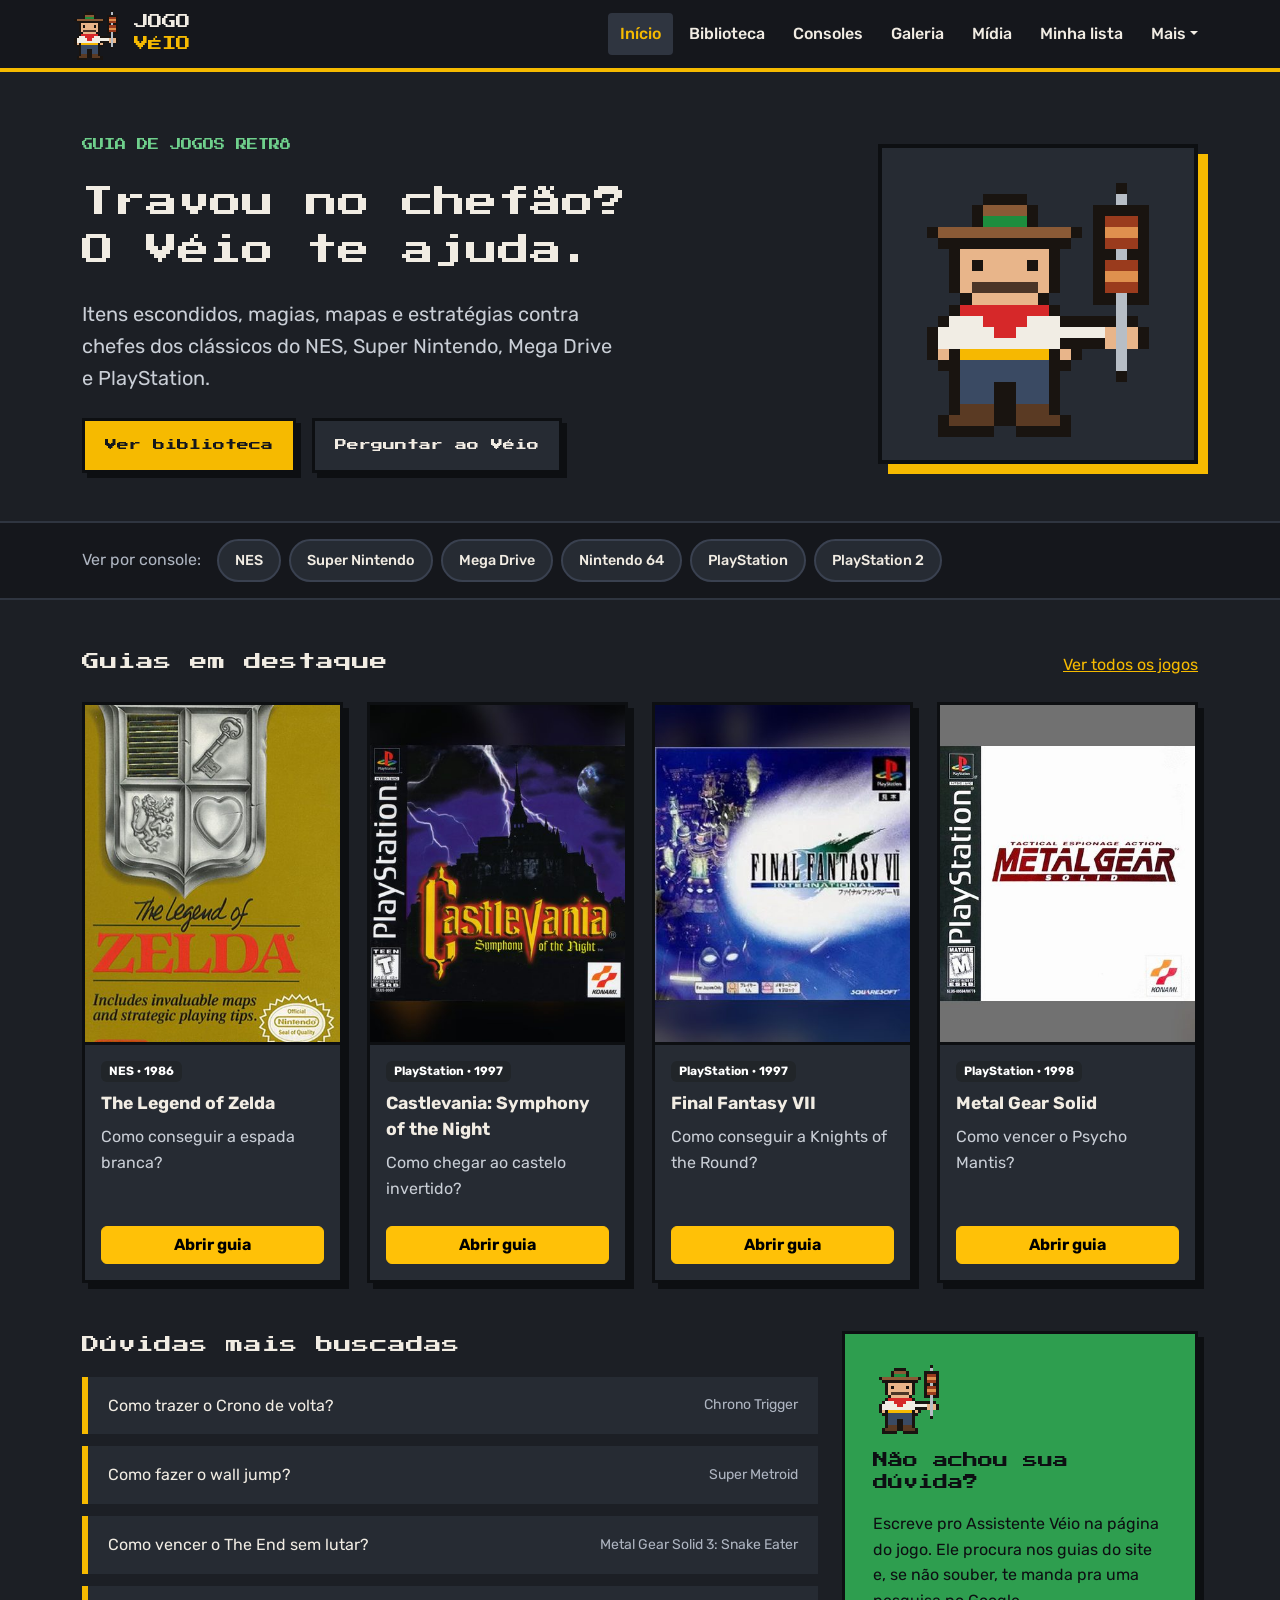
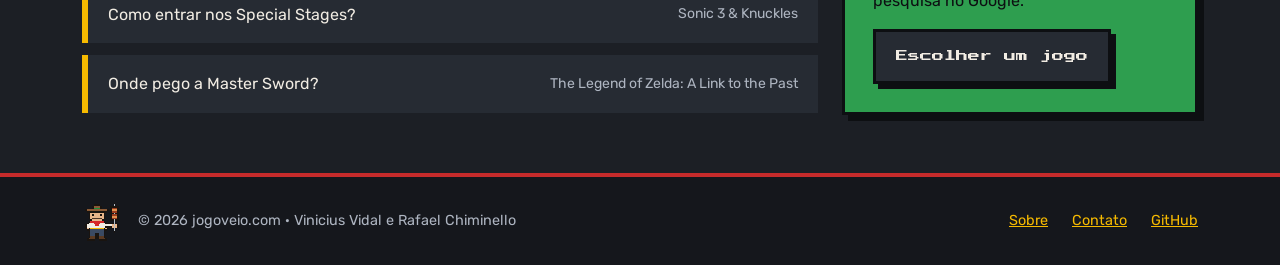
<file: index.html>
<!DOCTYPE html>
<html lang="pt-BR">
<head>
  <meta charset="UTF-8">
  <meta name="viewport" content="width=device-width, initial-scale=1.0">
  <title>Jogo Véio | Guia de jogos retrô</title>
  <link rel="icon" href="img/favicon.png">
  <link rel="stylesheet" href="css/bootstrap.min.css">
  <link rel="stylesheet" href="css/estilo.css">
</head>
<body>
  <header id="topo">
    <nav class="navbar navbar-expand-lg navbar-dark container py-2">
      <a class="marca" href="index.html">
        <img class="pixelado" src="img/logo.png" alt="Logo do Jogo Véio: gaúcho em pixel art segurando um espeto">
        <span class="marca-nome">JOGO<br><span>VÉIO</span></span>
      </a>
      <button class="navbar-toggler" type="button" data-bs-toggle="collapse" data-bs-target="#menu" aria-controls="menu" aria-expanded="false" aria-label="Abrir menu">
        <span class="navbar-toggler-icon"></span>
      </button>
      <div class="collapse navbar-collapse justify-content-end" id="menu">
        <ul class="navbar-nav gap-1 mt-3 mt-lg-0">
          <li class="nav-item"><a class="menu-link d-block ativo" href="index.html">Início</a></li>
          <li class="nav-item"><a class="menu-link d-block" href="biblioteca.html">Biblioteca</a></li>
          <li class="nav-item"><a class="menu-link d-block" href="consoles.html">Consoles</a></li>
          <li class="nav-item"><a class="menu-link d-block" href="galeria.html">Galeria</a></li>
          <li class="nav-item"><a class="menu-link d-block" href="midia.html">Mídia</a></li>
          <li class="nav-item"><a class="menu-link d-block" href="minha-lista.html">Minha lista</a></li>
          <li class="nav-item dropdown">
            <a class="menu-link d-block dropdown-toggle" href="#" role="button" data-bs-toggle="dropdown" aria-expanded="false">Mais</a>
            <ul class="dropdown-menu dropdown-menu-end">
              <li><a class="dropdown-item" href="comparativo.html">Comparativo</a></li>
              <li><a class="dropdown-item" href="sobre.html">Sobre</a></li>
              <li><a class="dropdown-item" href="contato.html">Contato</a></li>
              <li><hr class="dropdown-divider"></li>
              <li><a class="dropdown-item" href="https://retroachievements.org" target="_blank" rel="noopener">RetroAchievements</a></li>
              <li><a class="dropdown-item" href="https://github.com/viniciusvidall27-beep/jogo_veio" target="_blank" rel="noopener">GitHub do projeto</a></li>
            </ul>
          </li>
        </ul>
      </div>
    </nav>
  </header>
  <main>
    <section id="destaque">
      <div class="container d-flex flex-wrap align-items-center justify-content-between gap-5">
        <div class="d-flex flex-column gap-4" style="flex: 1 1 30rem;">
          <p class="destaque-sub m-0">GUIA DE JOGOS RETRÔ</p>
          <h1 class="m-0">Travou no chefão?<br>O Véio te ajuda.</h1>
          <p class="texto-suave fs-5 m-0" style="max-width: 34rem;">Itens escondidos, magias, mapas e estratégias contra chefes dos clássicos do NES, Super Nintendo, Mega Drive e PlayStation.</p>
          <div class="d-flex flex-wrap gap-3">
            <a class="botao-pixel botao-amarelo" href="biblioteca.html">Ver biblioteca</a>
            <a class="botao-pixel botao-escuro" href="jogo.html?id=zelda#assistente">Perguntar ao Véio</a>
          </div>
        </div>
        <div class="moldura-logo mx-auto mx-lg-0">
          <img class="pixelado" src="img/logo.png" alt="">
        </div>
      </div>
    </section>

    <section class="faixa-consoles py-3" aria-label="Filtrar por console">
      <div class="container d-flex flex-wrap align-items-center gap-2">
        <span class="texto-apagado me-2">Ver por console:</span>
        <a class="pilula" href="biblioteca.html?console=NES">NES</a>
        <a class="pilula" href="biblioteca.html?console=Super Nintendo">Super Nintendo</a>
        <a class="pilula" href="biblioteca.html?console=Mega Drive">Mega Drive</a>
        <a class="pilula" href="biblioteca.html?console=Nintendo 64">Nintendo 64</a>
        <a class="pilula" href="biblioteca.html?console=PlayStation">PlayStation</a>
        <a class="pilula" href="biblioteca.html?console=PlayStation 2">PlayStation 2</a>
      </div>
    </section>

    <section class="container py-5">
      <div class="d-flex flex-wrap justify-content-between align-items-baseline gap-2 mb-2">
        <h2>Guias em destaque</h2>
        <a href="biblioteca.html">Ver todos os jogos</a>
      </div>
      <div class="row g-4" id="destaques"></div>
    </section>

    <section class="container pb-5">
      <div class="row g-4">
        <div class="col-lg-8">
          <h2>Dúvidas mais buscadas</h2>
          <div class="lista-duvidas" id="duvidas-populares"></div>
        </div>
        <aside class="col-lg-4">
          <div class="caixa-assistente d-flex flex-column gap-3">
            <img class="pixelado" src="img/logo.png" alt="" width="72" height="72">
            <h2 class="m-0">Não achou sua dúvida?</h2>
            <p class="m-0">Escreve pro Assistente Véio na página do jogo. Ele procura nos guias do site e, se não souber, te manda pra uma pesquisa no Google.</p>
            <a class="botao-pixel botao-escuro align-self-start" href="biblioteca.html">Escolher um jogo</a>
          </div>
        </aside>
      </div>
    </section>
  </main>

  <footer id="rodape">
    <div class="container py-4 d-flex flex-wrap gap-3 justify-content-between align-items-center">
      <div class="d-flex align-items-center gap-3">
        <img class="pixelado" src="img/logo.png" alt="">
        <span>© 2026 jogoveio.com · Vinicius Vidal e Rafael Chiminello</span>
      </div>
      <div class="d-flex gap-4">
        <a href="sobre.html">Sobre</a>
        <a href="contato.html">Contato</a>
        <a href="https://github.com/viniciusvidall27-beep/jogo_veio" target="_blank" rel="noopener">GitHub</a>
      </div>
    </div>
  </footer>
  <script src="js/bootstrap.bundle.min.js"></script>
  <script src="js/dados.js"></script>
  <script src="js/inicio.js"></script>
</body>
</html>
</file>
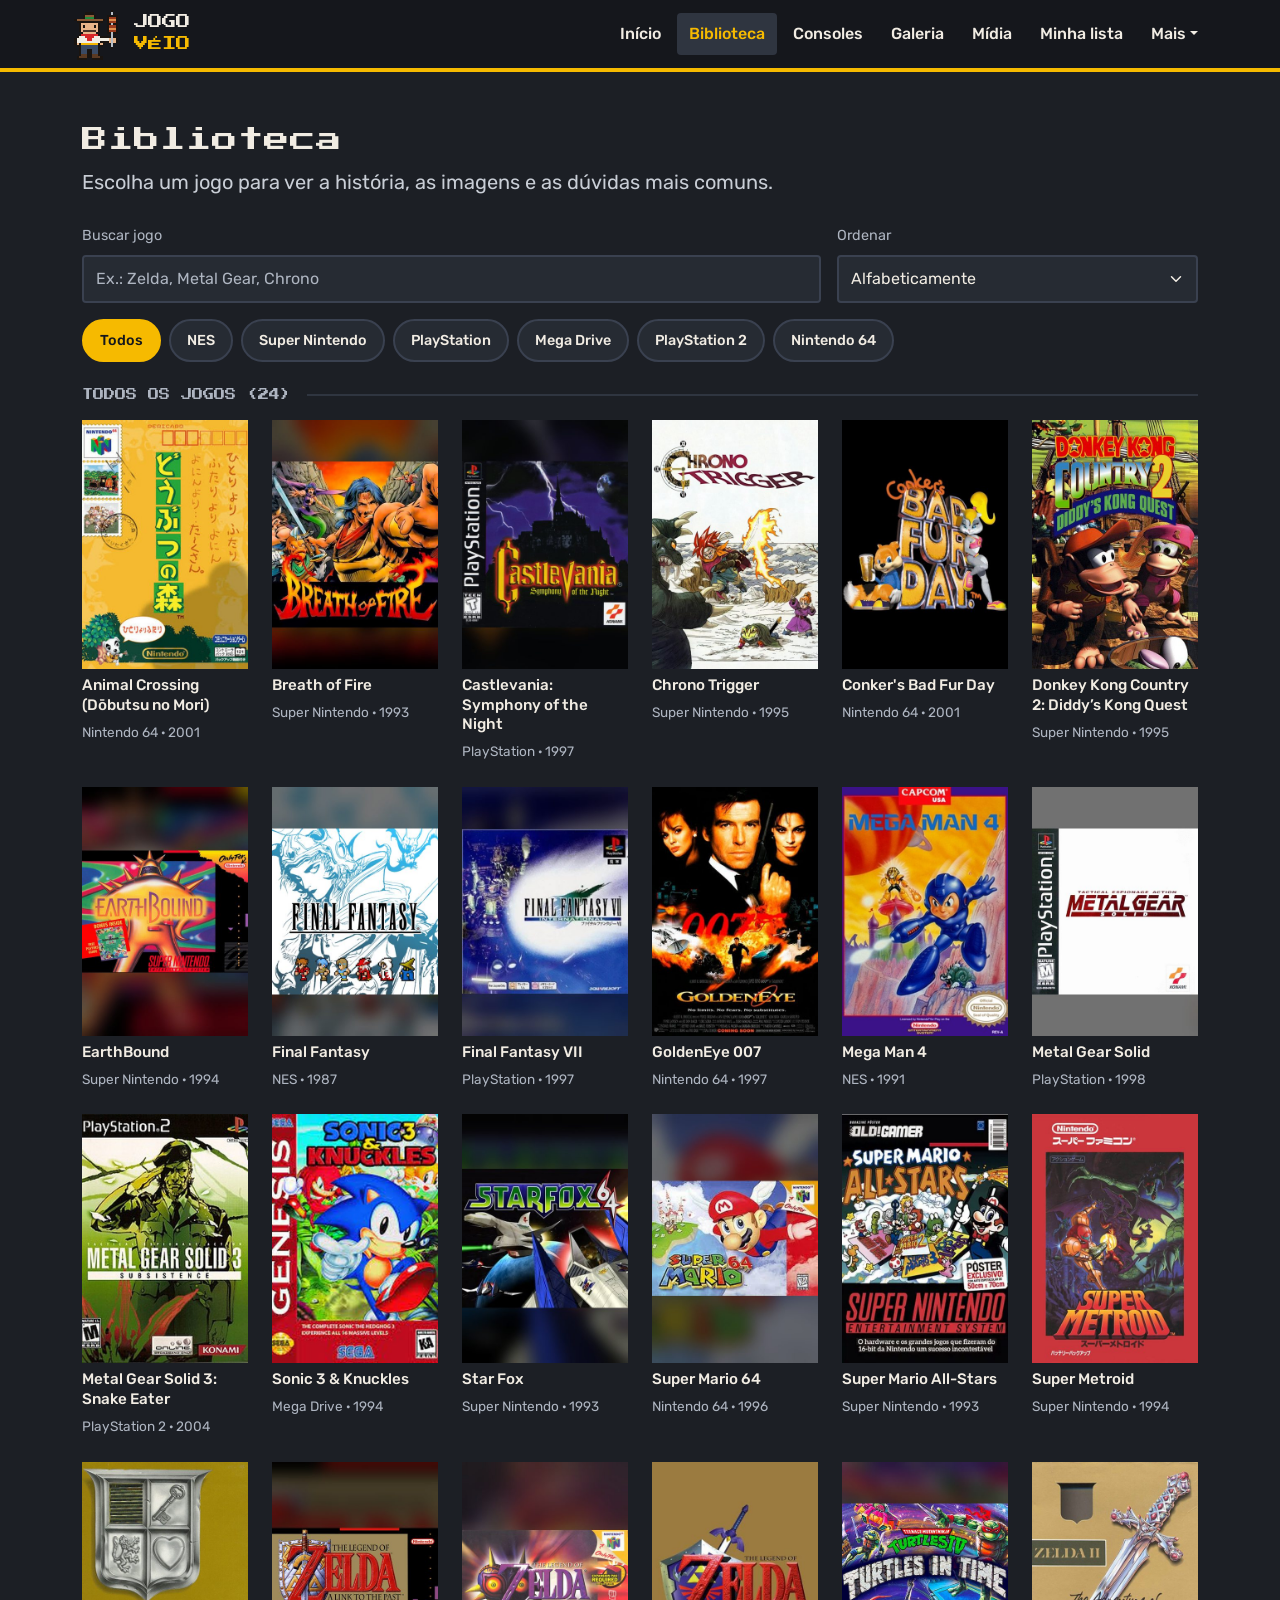
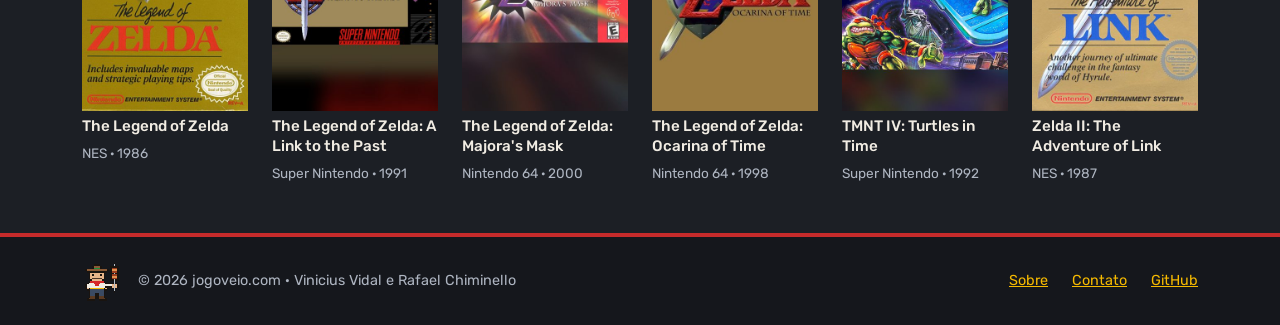
<file: biblioteca.html>
<!DOCTYPE html>
<html lang="pt-BR">
<head>
  <meta charset="UTF-8">
  <meta name="viewport" content="width=device-width, initial-scale=1.0">
  <title>Biblioteca | Jogo Véio</title>
  <link rel="icon" href="img/favicon.png">
  <link rel="stylesheet" href="css/bootstrap.min.css">
  <link rel="stylesheet" href="css/estilo.css">
</head>
<body>
  <header id="topo">
    <nav class="navbar navbar-expand-lg navbar-dark container py-2">
      <a class="marca" href="index.html">
        <img class="pixelado" src="img/logo.png" alt="Logo do Jogo Véio: gaúcho em pixel art segurando um espeto">
        <span class="marca-nome">JOGO<br><span>VÉIO</span></span>
      </a>
      <button class="navbar-toggler" type="button" data-bs-toggle="collapse" data-bs-target="#menu" aria-controls="menu" aria-expanded="false" aria-label="Abrir menu">
        <span class="navbar-toggler-icon"></span>
      </button>
      <div class="collapse navbar-collapse justify-content-end" id="menu">
        <ul class="navbar-nav gap-1 mt-3 mt-lg-0">
          <li class="nav-item"><a class="menu-link d-block" href="index.html">Início</a></li>
          <li class="nav-item"><a class="menu-link d-block ativo" href="biblioteca.html">Biblioteca</a></li>
          <li class="nav-item"><a class="menu-link d-block" href="consoles.html">Consoles</a></li>
          <li class="nav-item"><a class="menu-link d-block" href="galeria.html">Galeria</a></li>
          <li class="nav-item"><a class="menu-link d-block" href="midia.html">Mídia</a></li>
          <li class="nav-item"><a class="menu-link d-block" href="minha-lista.html">Minha lista</a></li>
          <li class="nav-item dropdown">
            <a class="menu-link d-block dropdown-toggle" href="#" role="button" data-bs-toggle="dropdown" aria-expanded="false">Mais</a>
            <ul class="dropdown-menu dropdown-menu-end">
              <li><a class="dropdown-item" href="comparativo.html">Comparativo</a></li>
              <li><a class="dropdown-item" href="sobre.html">Sobre</a></li>
              <li><a class="dropdown-item" href="contato.html">Contato</a></li>
              <li><hr class="dropdown-divider"></li>
              <li><a class="dropdown-item" href="https://retroachievements.org" target="_blank" rel="noopener">RetroAchievements</a></li>
              <li><a class="dropdown-item" href="https://github.com/viniciusvidall27-beep/jogo_veio" target="_blank" rel="noopener">GitHub do projeto</a></li>
            </ul>
          </li>
        </ul>
      </div>
    </nav>
  </header>
  <main class="container py-5">
    <section class="mb-4">
      <h1>Biblioteca</h1>
      <p class="texto-suave fs-5 m-0">Escolha um jogo para ver a história, as imagens e as dúvidas mais comuns.</p>
    </section>

    <section class="d-flex flex-column gap-3 mb-4" aria-label="Busca e filtros">
      <div class="row g-3 align-items-end">
        <div class="col-md-8">
          <label class="form-label" for="busca">Buscar jogo</label>
          <input class="form-control campo-busca" type="search" id="busca" placeholder="Ex.: Zelda, Metal Gear, Chrono">
        </div>
        <div class="col-md-4">
          <label class="form-label" for="ordem">Ordenar</label>
          <select class="form-select campo-busca" id="ordem">
            <option value="nome">Alfabeticamente</option>
            <option value="ano">Ano de lançamento</option>
            <option value="console">Console</option>
          </select>
        </div>
      </div>
      <div class="d-flex flex-wrap gap-2" id="filtros"></div>
    </section>

    <p class="contador" id="contador">TODOS OS JOGOS</p>
    <div class="alert alert-escuro d-none" id="aviso-vazio" role="alert">
      Nenhum jogo encontrado. Tente outro nome ou escolha "Todos" nos consoles.
    </div>
    <div class="grade-capas" id="grade"></div>
  </main>

  <footer id="rodape">
    <div class="container py-4 d-flex flex-wrap gap-3 justify-content-between align-items-center">
      <div class="d-flex align-items-center gap-3">
        <img class="pixelado" src="img/logo.png" alt="">
        <span>© 2026 jogoveio.com · Vinicius Vidal e Rafael Chiminello</span>
      </div>
      <div class="d-flex gap-4">
        <a href="sobre.html">Sobre</a>
        <a href="contato.html">Contato</a>
        <a href="https://github.com/viniciusvidall27-beep/jogo_veio" target="_blank" rel="noopener">GitHub</a>
      </div>
    </div>
  </footer>
  <script src="js/bootstrap.bundle.min.js"></script>
  <script src="js/dados.js"></script>
  <script src="js/biblioteca.js"></script>
</body>
</html>
</file>
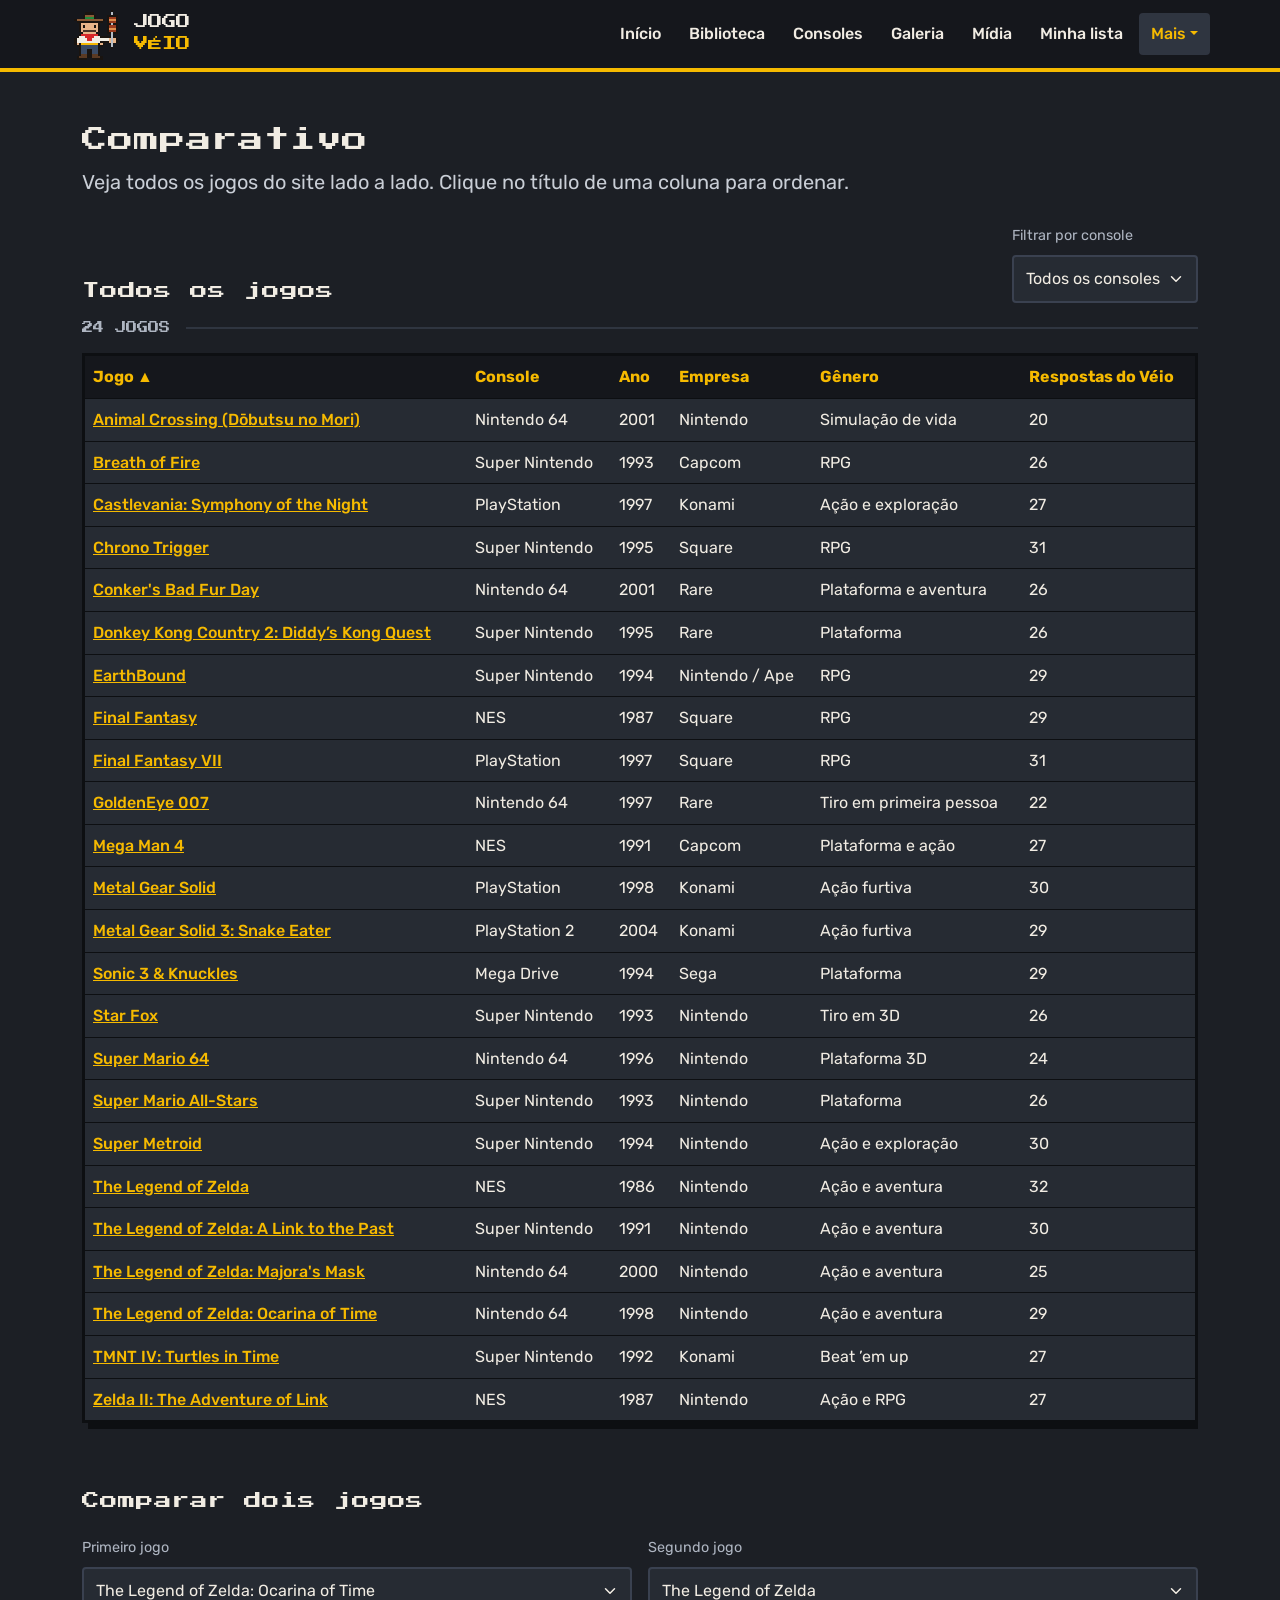
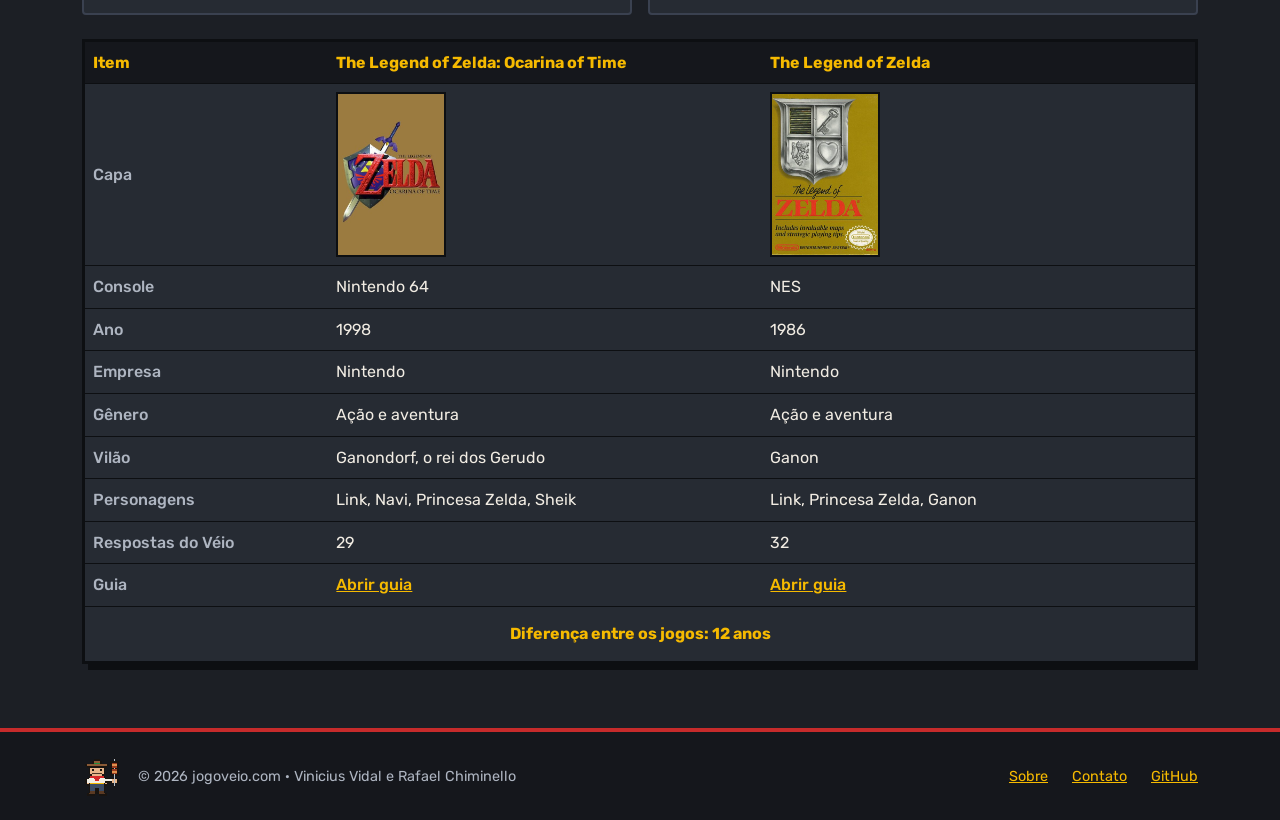
<file: comparativo.html>
<!DOCTYPE html>
<html lang="pt-BR">
<head>
  <meta charset="UTF-8">
  <meta name="viewport" content="width=device-width, initial-scale=1.0">
  <title>Comparativo | Jogo Véio</title>
  <link rel="icon" href="img/favicon.png">
  <link rel="stylesheet" href="css/bootstrap.min.css">
  <link rel="stylesheet" href="css/estilo.css">
</head>
<body>
  <header id="topo">
    <nav class="navbar navbar-expand-lg navbar-dark container py-2">
      <a class="marca" href="index.html">
        <img class="pixelado" src="img/logo.png" alt="Logo do Jogo Véio: gaúcho em pixel art segurando um espeto">
        <span class="marca-nome">JOGO<br><span>VÉIO</span></span>
      </a>
      <button class="navbar-toggler" type="button" data-bs-toggle="collapse" data-bs-target="#menu" aria-controls="menu" aria-expanded="false" aria-label="Abrir menu">
        <span class="navbar-toggler-icon"></span>
      </button>
      <div class="collapse navbar-collapse justify-content-end" id="menu">
        <ul class="navbar-nav gap-1 mt-3 mt-lg-0">
          <li class="nav-item"><a class="menu-link d-block" href="index.html">Início</a></li>
          <li class="nav-item"><a class="menu-link d-block" href="biblioteca.html">Biblioteca</a></li>
          <li class="nav-item"><a class="menu-link d-block" href="consoles.html">Consoles</a></li>
          <li class="nav-item"><a class="menu-link d-block" href="galeria.html">Galeria</a></li>
          <li class="nav-item"><a class="menu-link d-block" href="midia.html">Mídia</a></li>
          <li class="nav-item"><a class="menu-link d-block" href="minha-lista.html">Minha lista</a></li>
          <li class="nav-item dropdown">
            <a class="menu-link d-block dropdown-toggle ativo" href="#" role="button" data-bs-toggle="dropdown" aria-expanded="false">Mais</a>
            <ul class="dropdown-menu dropdown-menu-end">
              <li><a class="dropdown-item" href="comparativo.html">Comparativo</a></li>
              <li><a class="dropdown-item" href="sobre.html">Sobre</a></li>
              <li><a class="dropdown-item" href="contato.html">Contato</a></li>
              <li><hr class="dropdown-divider"></li>
              <li><a class="dropdown-item" href="https://retroachievements.org" target="_blank" rel="noopener">RetroAchievements</a></li>
              <li><a class="dropdown-item" href="https://github.com/viniciusvidall27-beep/jogo_veio" target="_blank" rel="noopener">GitHub do projeto</a></li>
            </ul>
          </li>
        </ul>
      </div>
    </nav>
  </header>
  <main class="container py-5">
    <section class="mb-4">
      <h1>Comparativo</h1>
      <p class="texto-suave fs-5 m-0">Veja todos os jogos do site lado a lado. Clique no título de uma coluna para ordenar.</p>
    </section>

    <section class="mb-5" aria-labelledby="titulo-tabela">
      <div class="d-flex flex-wrap justify-content-between align-items-end gap-3 mb-3">
        <h2 class="m-0" id="titulo-tabela">Todos os jogos</h2>
        <div>
          <label class="form-label" for="filtro-console">Filtrar por console</label>
          <select class="form-select campo-busca" id="filtro-console"></select>
        </div>
      </div>
      <p class="contador" id="contador-tabela">0 JOGOS</p>
      <div class="table-responsive">
        <table class="table table-hover align-middle tabela-veio" id="tabela-jogos">
          <thead>
            <tr>
              <th scope="col" data-coluna="nome"><button type="button" class="botao-coluna">Jogo</button></th>
              <th scope="col" data-coluna="console"><button type="button" class="botao-coluna">Console</button></th>
              <th scope="col" data-coluna="ano"><button type="button" class="botao-coluna">Ano</button></th>
              <th scope="col" data-coluna="empresa"><button type="button" class="botao-coluna">Empresa</button></th>
              <th scope="col" data-coluna="genero"><button type="button" class="botao-coluna">Gênero</button></th>
              <th scope="col" data-coluna="respostas"><button type="button" class="botao-coluna">Respostas do Véio</button></th>
            </tr>
          </thead>
          <tbody id="corpo-tabela"></tbody>
        </table>
      </div>
    </section>

    <section aria-labelledby="titulo-duelo">
      <h2 id="titulo-duelo">Comparar dois jogos</h2>
      <div class="row g-3 mb-4">
        <div class="col-md-6">
          <label class="form-label" for="jogo-a">Primeiro jogo</label>
          <select class="form-select campo-busca" id="jogo-a"></select>
        </div>
        <div class="col-md-6">
          <label class="form-label" for="jogo-b">Segundo jogo</label>
          <select class="form-select campo-busca" id="jogo-b"></select>
        </div>
      </div>
      <div class="alert alert-warning d-none" id="aviso-mesmo-jogo" role="alert">Escolha dois jogos diferentes para comparar.</div>
      <div class="table-responsive">
        <table class="table align-middle tabela-veio tabela-duelo">
          <thead>
            <tr>
              <th scope="col">Item</th>
              <th scope="col" id="titulo-a">Jogo 1</th>
              <th scope="col" id="titulo-b">Jogo 2</th>
            </tr>
          </thead>
          <tbody id="corpo-duelo"></tbody>
        </table>
      </div>
    </section>
  </main>

  <footer id="rodape">
    <div class="container py-4 d-flex flex-wrap gap-3 justify-content-between align-items-center">
      <div class="d-flex align-items-center gap-3">
        <img class="pixelado" src="img/logo.png" alt="">
        <span>© 2026 jogoveio.com · Vinicius Vidal e Rafael Chiminello</span>
      </div>
      <div class="d-flex gap-4">
        <a href="sobre.html">Sobre</a>
        <a href="contato.html">Contato</a>
        <a href="https://github.com/viniciusvidall27-beep/jogo_veio" target="_blank" rel="noopener">GitHub</a>
      </div>
    </div>
  </footer>
  <script src="js/bootstrap.bundle.min.js"></script>
  <script src="js/dados.js"></script>
  <script src="js/comparativo.js"></script>
</body>
</html>
</file>
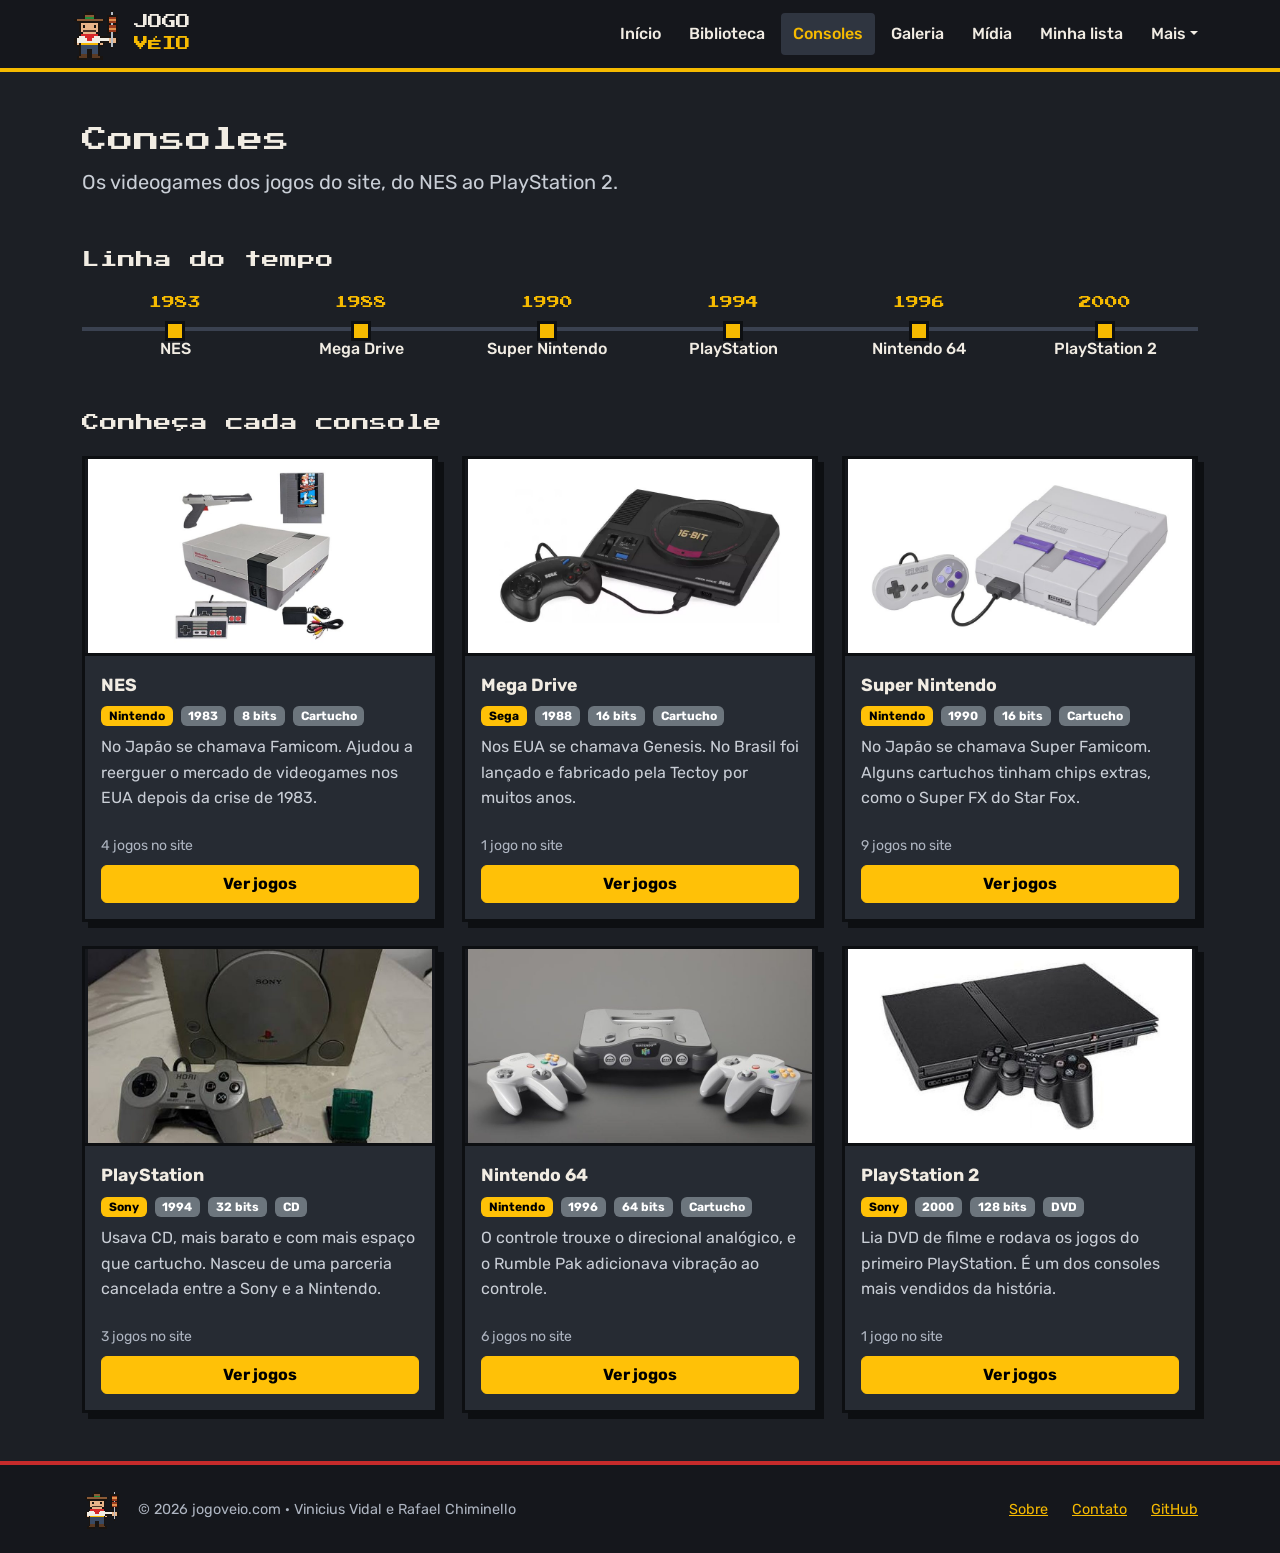
<file: consoles.html>
<!DOCTYPE html>
<html lang="pt-BR">
<head>
  <meta charset="UTF-8">
  <meta name="viewport" content="width=device-width, initial-scale=1.0">
  <title>Consoles | Jogo Véio</title>
  <link rel="icon" href="img/favicon.png">
  <link rel="stylesheet" href="css/bootstrap.min.css">
  <link rel="stylesheet" href="css/estilo.css">
</head>
<body>
  <header id="topo">
    <nav class="navbar navbar-expand-lg navbar-dark container py-2">
      <a class="marca" href="index.html">
        <img class="pixelado" src="img/logo.png" alt="Logo do Jogo Véio: gaúcho em pixel art segurando um espeto">
        <span class="marca-nome">JOGO<br><span>VÉIO</span></span>
      </a>
      <button class="navbar-toggler" type="button" data-bs-toggle="collapse" data-bs-target="#menu" aria-controls="menu" aria-expanded="false" aria-label="Abrir menu">
        <span class="navbar-toggler-icon"></span>
      </button>
      <div class="collapse navbar-collapse justify-content-end" id="menu">
        <ul class="navbar-nav gap-1 mt-3 mt-lg-0">
          <li class="nav-item"><a class="menu-link d-block" href="index.html">Início</a></li>
          <li class="nav-item"><a class="menu-link d-block" href="biblioteca.html">Biblioteca</a></li>
          <li class="nav-item"><a class="menu-link d-block ativo" href="consoles.html">Consoles</a></li>
          <li class="nav-item"><a class="menu-link d-block" href="galeria.html">Galeria</a></li>
          <li class="nav-item"><a class="menu-link d-block" href="midia.html">Mídia</a></li>
          <li class="nav-item"><a class="menu-link d-block" href="minha-lista.html">Minha lista</a></li>
          <li class="nav-item dropdown">
            <a class="menu-link d-block dropdown-toggle" href="#" role="button" data-bs-toggle="dropdown" aria-expanded="false">Mais</a>
            <ul class="dropdown-menu dropdown-menu-end">
              <li><a class="dropdown-item" href="comparativo.html">Comparativo</a></li>
              <li><a class="dropdown-item" href="sobre.html">Sobre</a></li>
              <li><a class="dropdown-item" href="contato.html">Contato</a></li>
              <li><hr class="dropdown-divider"></li>
              <li><a class="dropdown-item" href="https://retroachievements.org" target="_blank" rel="noopener">RetroAchievements</a></li>
              <li><a class="dropdown-item" href="https://github.com/viniciusvidall27-beep/jogo_veio" target="_blank" rel="noopener">GitHub do projeto</a></li>
            </ul>
          </li>
        </ul>
      </div>
    </nav>
  </header>
  <main class="container py-5">
    <section class="mb-5">
      <h1>Consoles</h1>
      <p class="texto-suave fs-5 m-0">Os videogames dos jogos do site, do NES ao PlayStation 2.</p>
    </section>

    <section class="mb-5" aria-labelledby="titulo-linha">
      <h2 id="titulo-linha">Linha do tempo</h2>
      <ol class="linha-tempo" id="linha-tempo"></ol>
    </section>

    <section aria-labelledby="titulo-cards">
      <h2 id="titulo-cards">Conheça cada console</h2>
      <div class="row g-4" id="cards-consoles"></div>
    </section>
  </main>

  <footer id="rodape">
    <div class="container py-4 d-flex flex-wrap gap-3 justify-content-between align-items-center">
      <div class="d-flex align-items-center gap-3">
        <img class="pixelado" src="img/logo.png" alt="">
        <span>© 2026 jogoveio.com · Vinicius Vidal e Rafael Chiminello</span>
      </div>
      <div class="d-flex gap-4">
        <a href="sobre.html">Sobre</a>
        <a href="contato.html">Contato</a>
        <a href="https://github.com/viniciusvidall27-beep/jogo_veio" target="_blank" rel="noopener">GitHub</a>
      </div>
    </div>
  </footer>
  <script src="js/bootstrap.bundle.min.js"></script>
  <script src="js/dados.js"></script>
  <script src="js/consoles.js"></script>
</body>
</html>
</file>
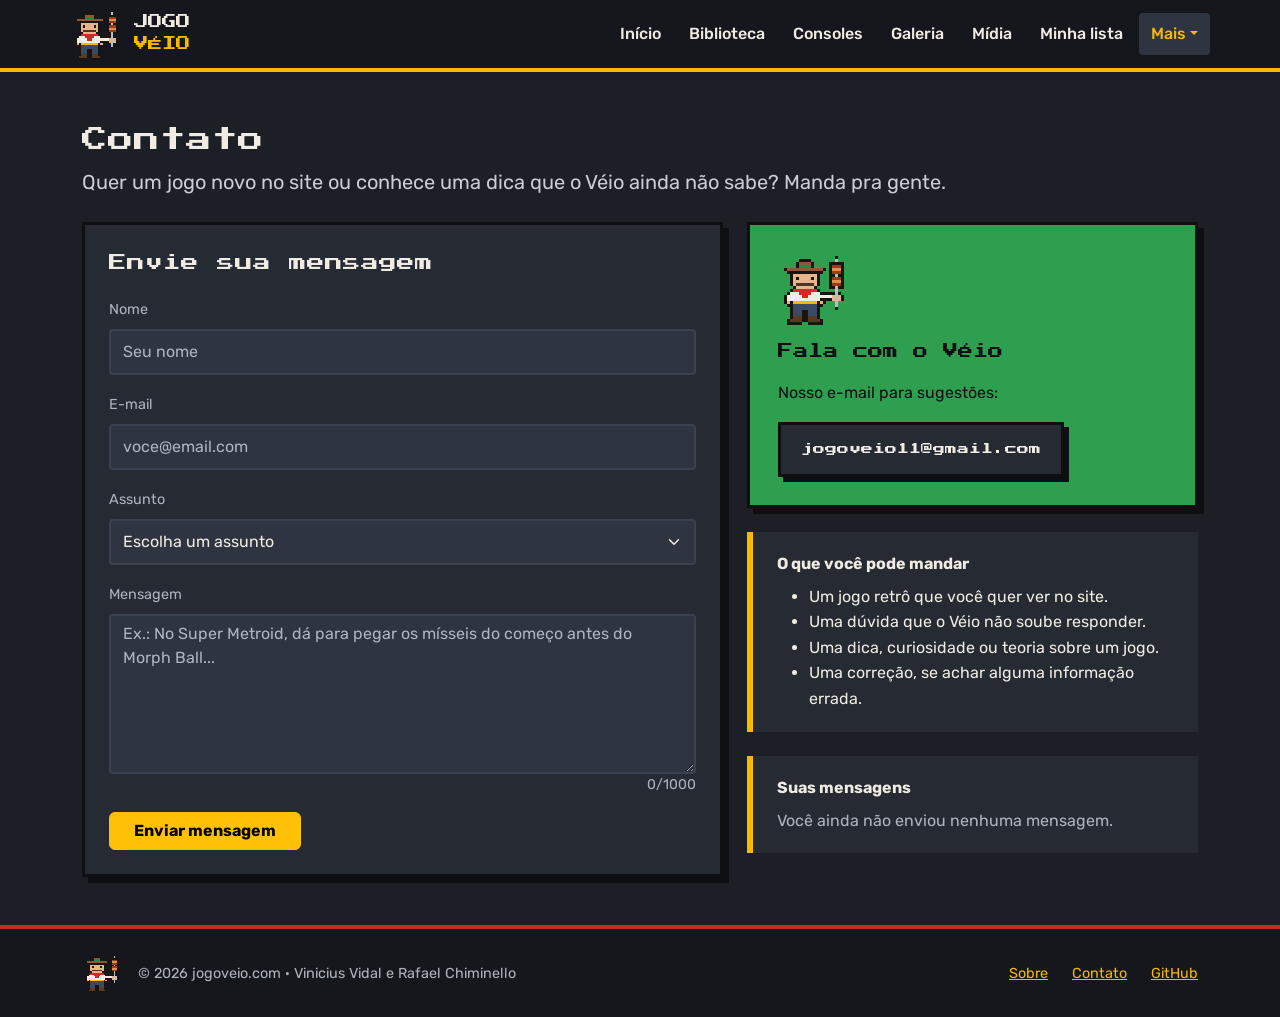
<file: contato.html>
<!DOCTYPE html>
<html lang="pt-BR">
<head>
  <meta charset="UTF-8">
  <meta name="viewport" content="width=device-width, initial-scale=1.0">
  <title>Contato | Jogo Véio</title>
  <link rel="icon" href="img/favicon.png">
  <link rel="stylesheet" href="css/bootstrap.min.css">
  <link rel="stylesheet" href="css/estilo.css">
</head>
<body>
  <header id="topo">
    <nav class="navbar navbar-expand-lg navbar-dark container py-2">
      <a class="marca" href="index.html">
        <img class="pixelado" src="img/logo.png" alt="Logo do Jogo Véio: gaúcho em pixel art segurando um espeto">
        <span class="marca-nome">JOGO<br><span>VÉIO</span></span>
      </a>
      <button class="navbar-toggler" type="button" data-bs-toggle="collapse" data-bs-target="#menu" aria-controls="menu" aria-expanded="false" aria-label="Abrir menu">
        <span class="navbar-toggler-icon"></span>
      </button>
      <div class="collapse navbar-collapse justify-content-end" id="menu">
        <ul class="navbar-nav gap-1 mt-3 mt-lg-0">
          <li class="nav-item"><a class="menu-link d-block" href="index.html">Início</a></li>
          <li class="nav-item"><a class="menu-link d-block" href="biblioteca.html">Biblioteca</a></li>
          <li class="nav-item"><a class="menu-link d-block" href="consoles.html">Consoles</a></li>
          <li class="nav-item"><a class="menu-link d-block" href="galeria.html">Galeria</a></li>
          <li class="nav-item"><a class="menu-link d-block" href="midia.html">Mídia</a></li>
          <li class="nav-item"><a class="menu-link d-block" href="minha-lista.html">Minha lista</a></li>
          <li class="nav-item dropdown">
            <a class="menu-link d-block dropdown-toggle ativo" href="#" role="button" data-bs-toggle="dropdown" aria-expanded="false">Mais</a>
            <ul class="dropdown-menu dropdown-menu-end">
              <li><a class="dropdown-item" href="comparativo.html">Comparativo</a></li>
              <li><a class="dropdown-item" href="sobre.html">Sobre</a></li>
              <li><a class="dropdown-item" href="contato.html">Contato</a></li>
              <li><hr class="dropdown-divider"></li>
              <li><a class="dropdown-item" href="https://retroachievements.org" target="_blank" rel="noopener">RetroAchievements</a></li>
              <li><a class="dropdown-item" href="https://github.com/viniciusvidall27-beep/jogo_veio" target="_blank" rel="noopener">GitHub do projeto</a></li>
            </ul>
          </li>
        </ul>
      </div>
    </nav>
  </header>
  <main class="container py-5">
    <section class="mb-4">
      <h1>Contato</h1>
      <p class="texto-suave fs-5 m-0">Quer um jogo novo no site ou conhece uma dica que o Véio ainda não sabe? Manda pra gente.</p>
    </section>

    <div class="row g-4">
      <section class="col-lg-7" aria-labelledby="titulo-form">
        <form class="caixa-formulario form-contato" id="form-contato" novalidate>
          <h2 id="titulo-form">Envie sua mensagem</h2>
          <div id="aviso-contato"></div>

          <div class="mb-3">
            <label class="form-label" for="contato-nome">Nome</label>
            <input class="form-control" type="text" id="contato-nome" name="nome" required minlength="3" pattern="[A-Za-zÀ-ÿ ]{3,}" placeholder="Seu nome">
            <div class="erro-campo">Digite pelo menos 3 letras, sem números.</div>
          </div>

          <div class="mb-3">
            <label class="form-label" for="contato-email">E-mail</label>
            <input class="form-control" type="email" id="contato-email" name="email" required placeholder="voce@email.com">
            <div class="erro-campo">Digite um e-mail válido, como voce@email.com.</div>
          </div>

          <div class="mb-3">
            <label class="form-label" for="contato-assunto">Assunto</label>
            <select class="form-select" id="contato-assunto" name="assunto" required>
              <option value="">Escolha um assunto</option>
              <option value="Sugerir um jogo novo">Sugerir um jogo novo</option>
              <option value="Nova dúvida ou resposta">Nova dúvida ou resposta para um jogo</option>
              <option value="Corrigir uma informação">Corrigir uma informação</option>
              <option value="Outro assunto">Outro assunto</option>
            </select>
            <div class="erro-campo">Escolha um assunto.</div>
          </div>

          <div class="mb-3 d-none" id="grupo-jogo">
            <label class="form-label" for="contato-jogo">Qual jogo?</label>
            <select class="form-select" id="contato-jogo" name="jogo">
              <option value="">Escolha o jogo</option>
            </select>
            <div class="erro-campo">Escolha o jogo.</div>
          </div>

          <div class="mb-3">
            <label class="form-label" for="contato-mensagem">Mensagem</label>
            <textarea class="form-control" id="contato-mensagem" name="mensagem" rows="6" required minlength="20" maxlength="1000" placeholder="Ex.: No Super Metroid, dá para pegar os mísseis do começo antes do Morph Ball..."></textarea>
            <div class="d-flex justify-content-between">
              <div class="erro-campo">Escreva pelo menos 20 caracteres.</div>
              <small class="texto-apagado ms-auto" id="contador-mensagem">0/1000</small>
            </div>
          </div>

          <button class="btn btn-warning fw-bold px-4" type="submit">Enviar mensagem</button>
        </form>
      </section>

      <aside class="col-lg-5">
        <div class="caixa-assistente d-flex flex-column gap-3 mb-4">
          <img class="pixelado" src="img/logo.png" alt="" width="72" height="72">
          <h2 class="m-0">Fala com o Véio</h2>
          <p class="m-0">Nosso e-mail para sugestões:</p>
          <a class="botao-pixel botao-escuro align-self-start" href="mailto:jogoveio11@gmail.com">jogoveio11@gmail.com</a>
        </div>
        <div class="bloco-contato">
          <h3 class="fs-6 fw-bold" style="font-family: var(--fonte-texto);">O que você pode mandar</h3>
          <ul class="m-0">
            <li>Um jogo retrô que você quer ver no site.</li>
            <li>Uma dúvida que o Véio não soube responder.</li>
            <li>Uma dica, curiosidade ou teoria sobre um jogo.</li>
            <li>Uma correção, se achar alguma informação errada.</li>
          </ul>
        </div>
        <div class="bloco-contato mt-4">
          <h3 class="fs-6 fw-bold" style="font-family: var(--fonte-texto);">Suas mensagens</h3>
          <p class="m-0 texto-apagado" id="historico-vazio">Você ainda não enviou nenhuma mensagem.</p>
          <ul class="lista-historico m-0" id="historico-contato"></ul>
        </div>
      </aside>
    </div>
  </main>

  <footer id="rodape">
    <div class="container py-4 d-flex flex-wrap gap-3 justify-content-between align-items-center">
      <div class="d-flex align-items-center gap-3">
        <img class="pixelado" src="img/logo.png" alt="">
        <span>© 2026 jogoveio.com · Vinicius Vidal e Rafael Chiminello</span>
      </div>
      <div class="d-flex gap-4">
        <a href="sobre.html">Sobre</a>
        <a href="contato.html">Contato</a>
        <a href="https://github.com/viniciusvidall27-beep/jogo_veio" target="_blank" rel="noopener">GitHub</a>
      </div>
    </div>
  </footer>
  <script src="js/bootstrap.bundle.min.js"></script>
  <script src="js/dados.js"></script>
  <script src="js/contato.js"></script>
</body>
</html>
</file>
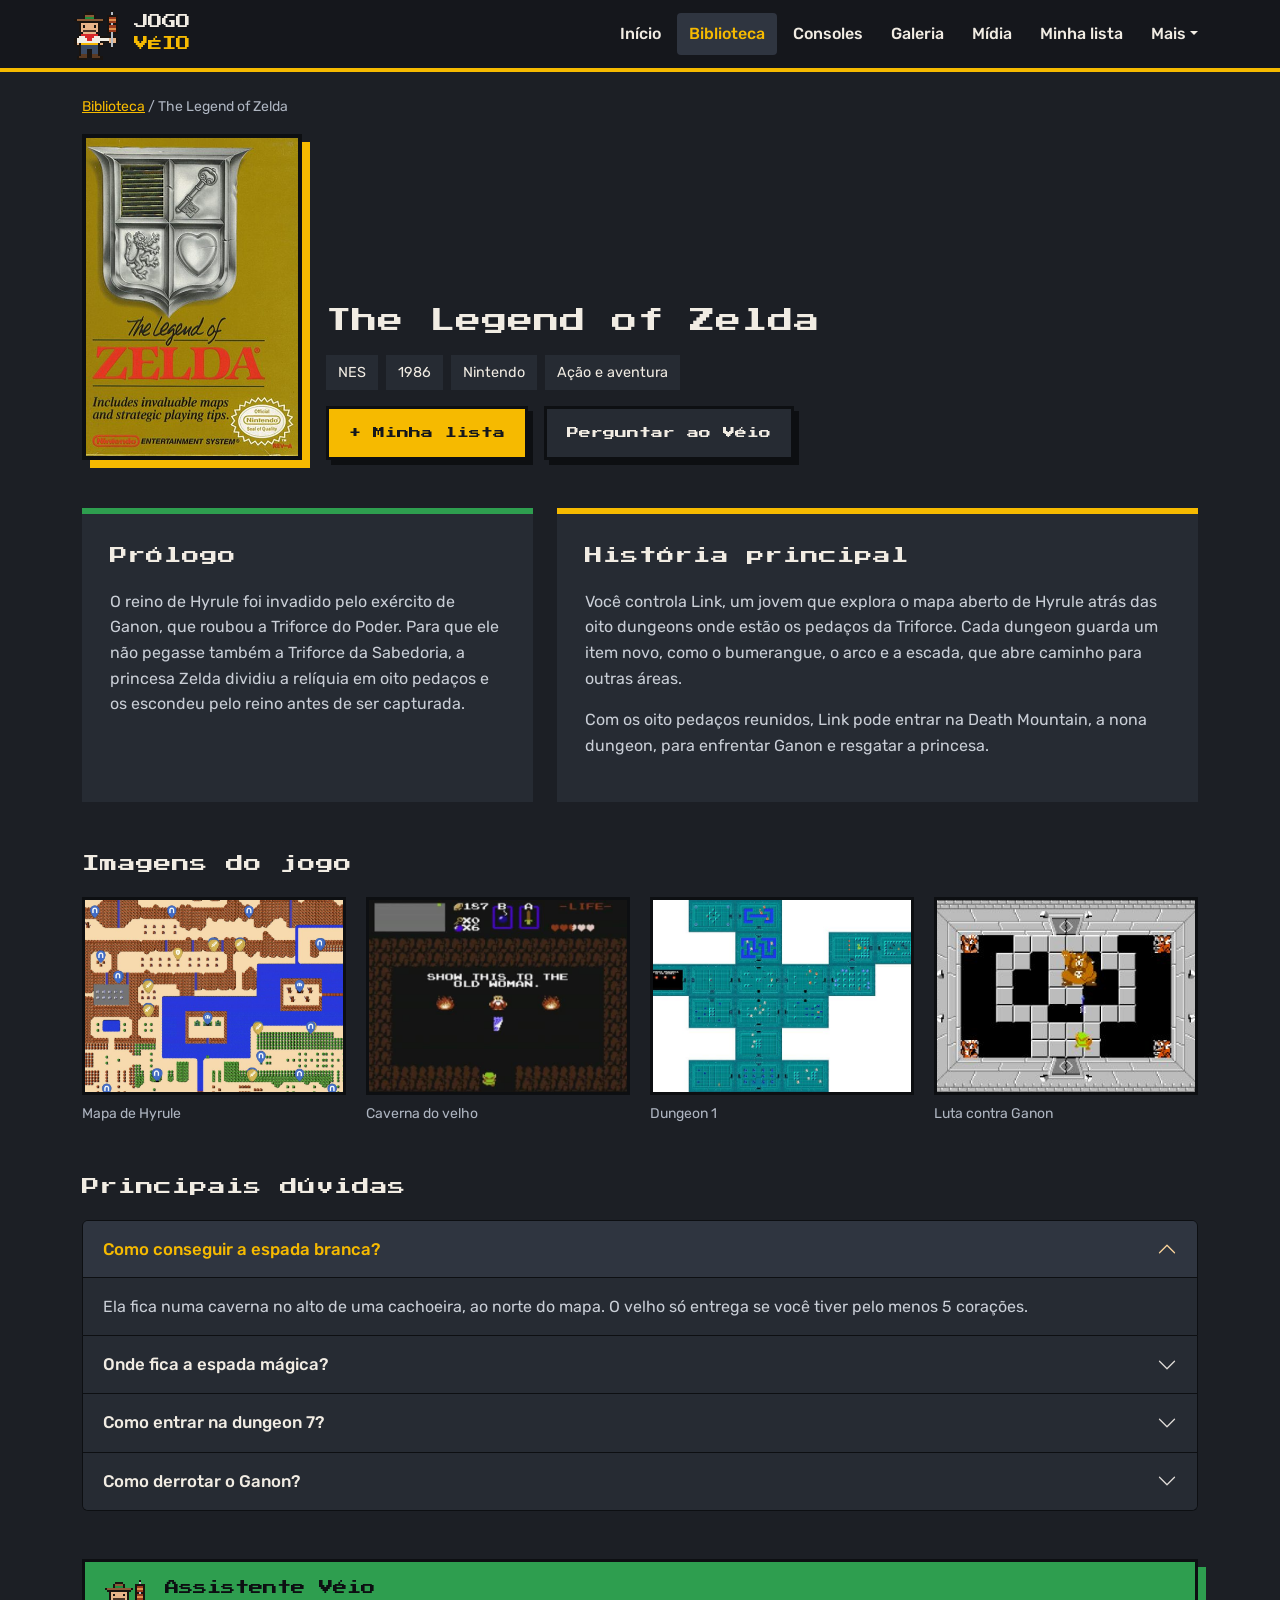
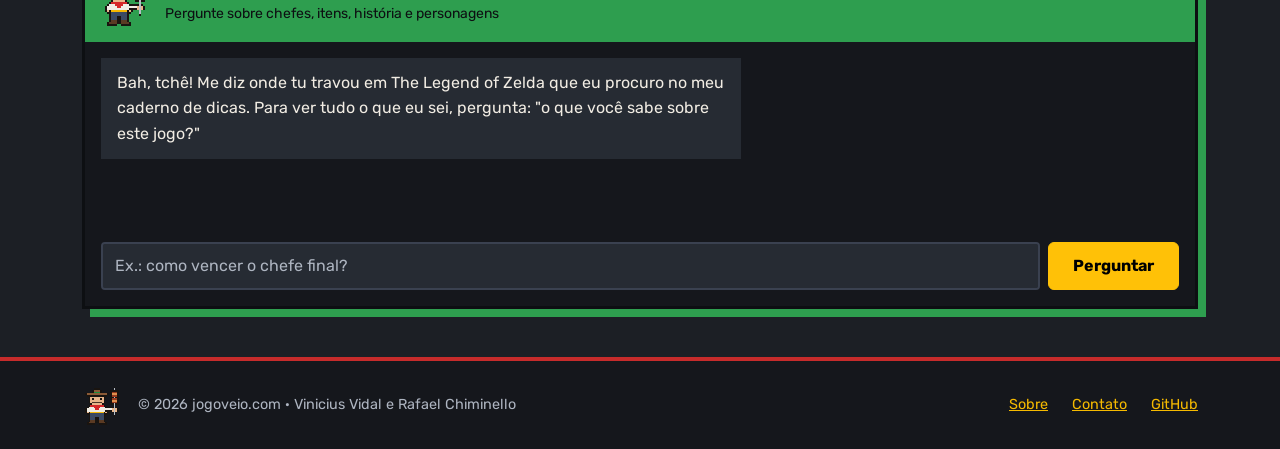
<file: jogo.html>
<!DOCTYPE html>
<html lang="pt-BR">
<head>
  <meta charset="UTF-8">
  <meta name="viewport" content="width=device-width, initial-scale=1.0">
  <title>Guia do jogo | Jogo Véio</title>
  <link rel="icon" href="img/favicon.png">
  <link rel="stylesheet" href="css/bootstrap.min.css">
  <link rel="stylesheet" href="css/estilo.css">
  <style>
    #capa-jogo {
      width: 220px;
      border: 4px solid var(--preto);
      box-shadow: 8px 8px 0 var(--amarelo);
    }

    .etiqueta {
      background-color: var(--superficie);
      padding: 0.35rem 0.75rem;
      font-size: 0.9rem;
    }

    .bloco-texto {
      background-color: var(--superficie);
      padding: 1.75rem;
      height: 100%;
    }

    .bloco-verde {
      border-top: 6px solid var(--verde);
    }

    .bloco-amarelo {
      border-top: 6px solid var(--amarelo);
    }

    .bloco-texto p {
      color: var(--texto-suave);
      max-width: 70ch;
    }

    .grade-imagens {
      display: grid;
      grid-template-columns: repeat(auto-fill, minmax(240px, 1fr));
      gap: 1.25rem;
    }

    .grade-imagens img,
    .sem-imagem {
      width: 100%;
      aspect-ratio: 4 / 3;
      object-fit: cover;
      border: 3px solid var(--preto);
    }

    .sem-imagem {
      display: flex;
      align-items: center;
      justify-content: center;
      text-align: center;
      padding: 1rem;
      background-color: var(--fundo-escuro);
      border: 3px dashed var(--borda);
      color: var(--texto-apagado);
      font-size: 0.85rem;
    }

    .accordion {
      --bs-accordion-bg: var(--superficie);
      --bs-accordion-color: var(--texto);
      --bs-accordion-border-color: var(--preto);
      --bs-accordion-btn-color: var(--texto);
      --bs-accordion-btn-bg: var(--superficie);
      --bs-accordion-active-bg: var(--superficie-2);
      --bs-accordion-active-color: var(--amarelo);
      --bs-accordion-btn-focus-box-shadow: 0 0 0 3px var(--amarelo);
    }

    .accordion-button {
      font-family: var(--fonte-texto);
      font-size: 1.05rem;
      font-weight: 500;
    }

    .accordion-button::after {
      filter: invert(1);
    }

    #assistente {
      background-color: var(--fundo-escuro);
      border: 3px solid var(--preto);
      box-shadow: 8px 8px 0 var(--verde);
    }

    .assistente-topo {
      background-color: var(--verde);
      color: var(--preto);
    }

    #mensagens {
      min-height: 200px;
      max-height: 420px;
      overflow-y: auto;
    }

    .msg {
      max-width: 40rem;
      padding: 0.75rem 1rem;
      margin-bottom: 0.75rem;
    }

    .msg-veio {
      background-color: var(--superficie);
    }

    .tocador {
      position: fixed;
      right: 1rem;
      bottom: 1rem;
      z-index: 20;
      display: flex;
      flex-direction: column;
      align-items: flex-end;
      gap: 0.75rem;
    }

    .botao-musica {
      width: 60px;
      height: 60px;
      display: flex;
      align-items: center;
      justify-content: center;
      background-color: var(--amarelo);
      color: var(--preto);
      border: 3px solid var(--preto);
      box-shadow: 4px 4px 0 var(--preto);
      cursor: pointer;
    }

    .botao-musica:hover {
      background-color: var(--amarelo-claro);
    }

    .botao-musica.tocando svg {
      animation: pulsar 0.6s infinite alternate;
    }

    @keyframes pulsar {
      from {
        transform: scale(1);
      }
      to {
        transform: scale(1.2);
      }
    }

    .painel-musica {
      width: min(320px, calc(100vw - 2rem));
      background-color: var(--fundo-escuro);
      border: 3px solid var(--amarelo);
      box-shadow: 6px 6px 0 var(--preto);
      padding: 1rem;
    }

    .rotulo-musica {
      margin: 0;
      font-family: var(--fonte-pixel);
      font-size: 0.6rem;
      color: var(--amarelo);
    }

    .titulo-musica {
      margin: 0.4rem 0 0.75rem;
      font-weight: 700;
    }

    .painel-musica audio {
      width: 100%;
    }

    .video-dica {
      margin: 1rem 0 0;
      max-width: 640px;
    }

    .video-dica video {
      display: block;
      width: 100%;
      aspect-ratio: 16 / 9;
      background-color: #000000;
      border: 3px solid var(--preto);
    }

    .video-dica figcaption {
      margin-top: 0.4rem;
      font-size: 0.85rem;
      color: var(--texto-apagado);
    }

    .msg-pensando {
      display: flex;
      align-items: center;
      gap: 0.75rem;
      width: fit-content;
      color: var(--texto-apagado);
      font-size: 0.9rem;
    }

    .msg-pensando img {
      image-rendering: pixelated;
    }

    .grupo-veio {
      margin: 0.75rem 0 0.25rem;
      font-weight: 700;
      color: var(--amarelo);
    }

    .lista-veio {
      margin: 0;
      padding-left: 1.1rem;
    }

    .lista-veio button {
      background: none;
      border: 0;
      padding: 0.15rem 0;
      color: var(--texto);
      text-align: left;
      text-decoration: underline;
      text-decoration-color: var(--borda);
      cursor: pointer;
    }

    .lista-veio button:hover {
      color: var(--amarelo);
    }

    .msg-voce {
      background-color: var(--amarelo);
      color: var(--fundo-escuro);
      margin-left: auto;
    }
  </style>
</head>
<body>
  <header id="topo">
    <nav class="navbar navbar-expand-lg navbar-dark container py-2">
      <a class="marca" href="index.html">
        <img class="pixelado" src="img/logo.png" alt="Logo do Jogo Véio: gaúcho em pixel art segurando um espeto">
        <span class="marca-nome">JOGO<br><span>VÉIO</span></span>
      </a>
      <button class="navbar-toggler" type="button" data-bs-toggle="collapse" data-bs-target="#menu" aria-controls="menu" aria-expanded="false" aria-label="Abrir menu">
        <span class="navbar-toggler-icon"></span>
      </button>
      <div class="collapse navbar-collapse justify-content-end" id="menu">
        <ul class="navbar-nav gap-1 mt-3 mt-lg-0">
          <li class="nav-item"><a class="menu-link d-block" href="index.html">Início</a></li>
          <li class="nav-item"><a class="menu-link d-block ativo" href="biblioteca.html">Biblioteca</a></li>
          <li class="nav-item"><a class="menu-link d-block" href="consoles.html">Consoles</a></li>
          <li class="nav-item"><a class="menu-link d-block" href="galeria.html">Galeria</a></li>
          <li class="nav-item"><a class="menu-link d-block" href="midia.html">Mídia</a></li>
          <li class="nav-item"><a class="menu-link d-block" href="minha-lista.html">Minha lista</a></li>
          <li class="nav-item dropdown">
            <a class="menu-link d-block dropdown-toggle" href="#" role="button" data-bs-toggle="dropdown" aria-expanded="false">Mais</a>
            <ul class="dropdown-menu dropdown-menu-end">
              <li><a class="dropdown-item" href="comparativo.html">Comparativo</a></li>
              <li><a class="dropdown-item" href="sobre.html">Sobre</a></li>
              <li><a class="dropdown-item" href="contato.html">Contato</a></li>
              <li><hr class="dropdown-divider"></li>
              <li><a class="dropdown-item" href="https://retroachievements.org" target="_blank" rel="noopener">RetroAchievements</a></li>
              <li><a class="dropdown-item" href="https://github.com/viniciusvidall27-beep/jogo_veio" target="_blank" rel="noopener">GitHub do projeto</a></li>
            </ul>
          </li>
        </ul>
      </div>
    </nav>
  </header>
  <main class="container py-4">
    <nav aria-label="Caminho">
      <p class="texto-apagado small"><a href="biblioteca.html">Biblioteca</a> / <span id="caminho-nome">Jogo</span></p>
    </nav>

    <div class="alert alert-warning d-none" id="aviso-erro" role="alert">
      Esse jogo não está na biblioteca. <a class="alert-link" href="biblioteca.html">Voltar para a biblioteca</a>
    </div>

    <div id="conteudo-jogo">
      <section class="d-flex flex-wrap align-items-end gap-4 mb-5">
        <img id="capa-jogo" src="img/capas/zelda.jpg" alt="">
        <div class="d-flex flex-column gap-3" style="flex: 1 1 26rem;">
          <h1 class="m-0" id="nome-jogo">Carregando...</h1>
          <div class="d-flex flex-wrap gap-2" id="etiquetas"></div>
          <div class="d-flex flex-wrap gap-3">
            <button class="botao-pixel botao-amarelo" type="button" id="botao-lista">+ Minha lista</button>
            <a class="botao-pixel botao-escuro" href="#assistente">Perguntar ao Véio</a>
          </div>
          <div class="alert alert-success py-2 m-0 d-none" id="aviso-lista" role="status"></div>
        </div>
      </section>

      <section class="row g-4 mb-5">
        <div class="col-lg-5">
          <div class="bloco-texto bloco-verde">
            <h2>Prólogo</h2>
            <p class="m-0" id="prologo"></p>
          </div>
        </div>
        <div class="col-lg-7">
          <div class="bloco-texto bloco-amarelo">
            <h2>História principal</h2>
            <div id="historia"></div>
          </div>
        </div>
      </section>

      <section class="mb-5">
        <h2>Imagens do jogo</h2>
        <div class="grade-imagens" id="imagens"></div>
      </section>

      <section class="mb-5">
        <h2>Principais dúvidas</h2>
        <div class="accordion" id="duvidas"></div>
      </section>

      <section id="assistente" class="mb-4">
        <div class="assistente-topo d-flex align-items-center gap-3 p-3">
          <img class="pixelado" src="img/logo.png" alt="" width="48" height="48">
          <div>
            <h2 class="m-0" style="font-size: 0.9rem;">Assistente Véio</h2>
            <span class="small">Pergunte sobre chefes, itens, história e personagens</span>
          </div>
        </div>
        <div class="p-3" id="mensagens" aria-live="polite"></div>
        <form class="d-flex flex-wrap gap-2 p-3 pt-0" id="form-assistente">
          <label class="visually-hidden" for="pergunta">Sua dúvida</label>
          <input class="form-control campo-busca" style="flex: 1 1 18rem;" type="text" id="pergunta" placeholder="Ex.: como vencer o chefe final?" required minlength="2">
          <button class="btn btn-warning fw-bold px-4" type="submit">Perguntar</button>
        </form>
      </section>
    </div>
  </main>

  <div class="tocador d-none" id="tocador">
    <div class="painel-musica d-none" id="painel-musica" role="region" aria-label="Música do jogo">
      <p class="rotulo-musica">TRILHA SONORA</p>
      <p class="titulo-musica" id="titulo-musica"></p>
      <audio id="audio-jogo" controls loop preload="none"></audio>
    </div>
    <button class="botao-musica" type="button" id="botao-musica" aria-controls="painel-musica" aria-expanded="false" aria-label="Abrir a música do jogo">
      <svg width="30" height="30" viewBox="0 0 16 16" shape-rendering="crispEdges" aria-hidden="true">
        <rect x="4" y="1" width="10" height="2" fill="currentColor"></rect>
        <rect x="4" y="3" width="2" height="9" fill="currentColor"></rect>
        <rect x="12" y="3" width="2" height="7" fill="currentColor"></rect>
        <rect x="1" y="11" width="5" height="3" fill="currentColor"></rect>
        <rect x="9" y="9" width="5" height="3" fill="currentColor"></rect>
      </svg>
    </button>
  </div>

  <footer id="rodape">
    <div class="container py-4 d-flex flex-wrap gap-3 justify-content-between align-items-center">
      <div class="d-flex align-items-center gap-3">
        <img class="pixelado" src="img/logo.png" alt="">
        <span>© 2026 jogoveio.com · Vinicius Vidal e Rafael Chiminello</span>
      </div>
      <div class="d-flex gap-4">
        <a href="sobre.html">Sobre</a>
        <a href="contato.html">Contato</a>
        <a href="https://github.com/viniciusvidall27-beep/jogo_veio" target="_blank" rel="noopener">GitHub</a>
      </div>
    </div>
  </footer>
  <script src="js/bootstrap.bundle.min.js"></script>
  <script src="js/dados.js"></script>
  <script src="js/assistente.js"></script>
  <script src="js/jogo.js"></script>
</body>
</html>
</file>
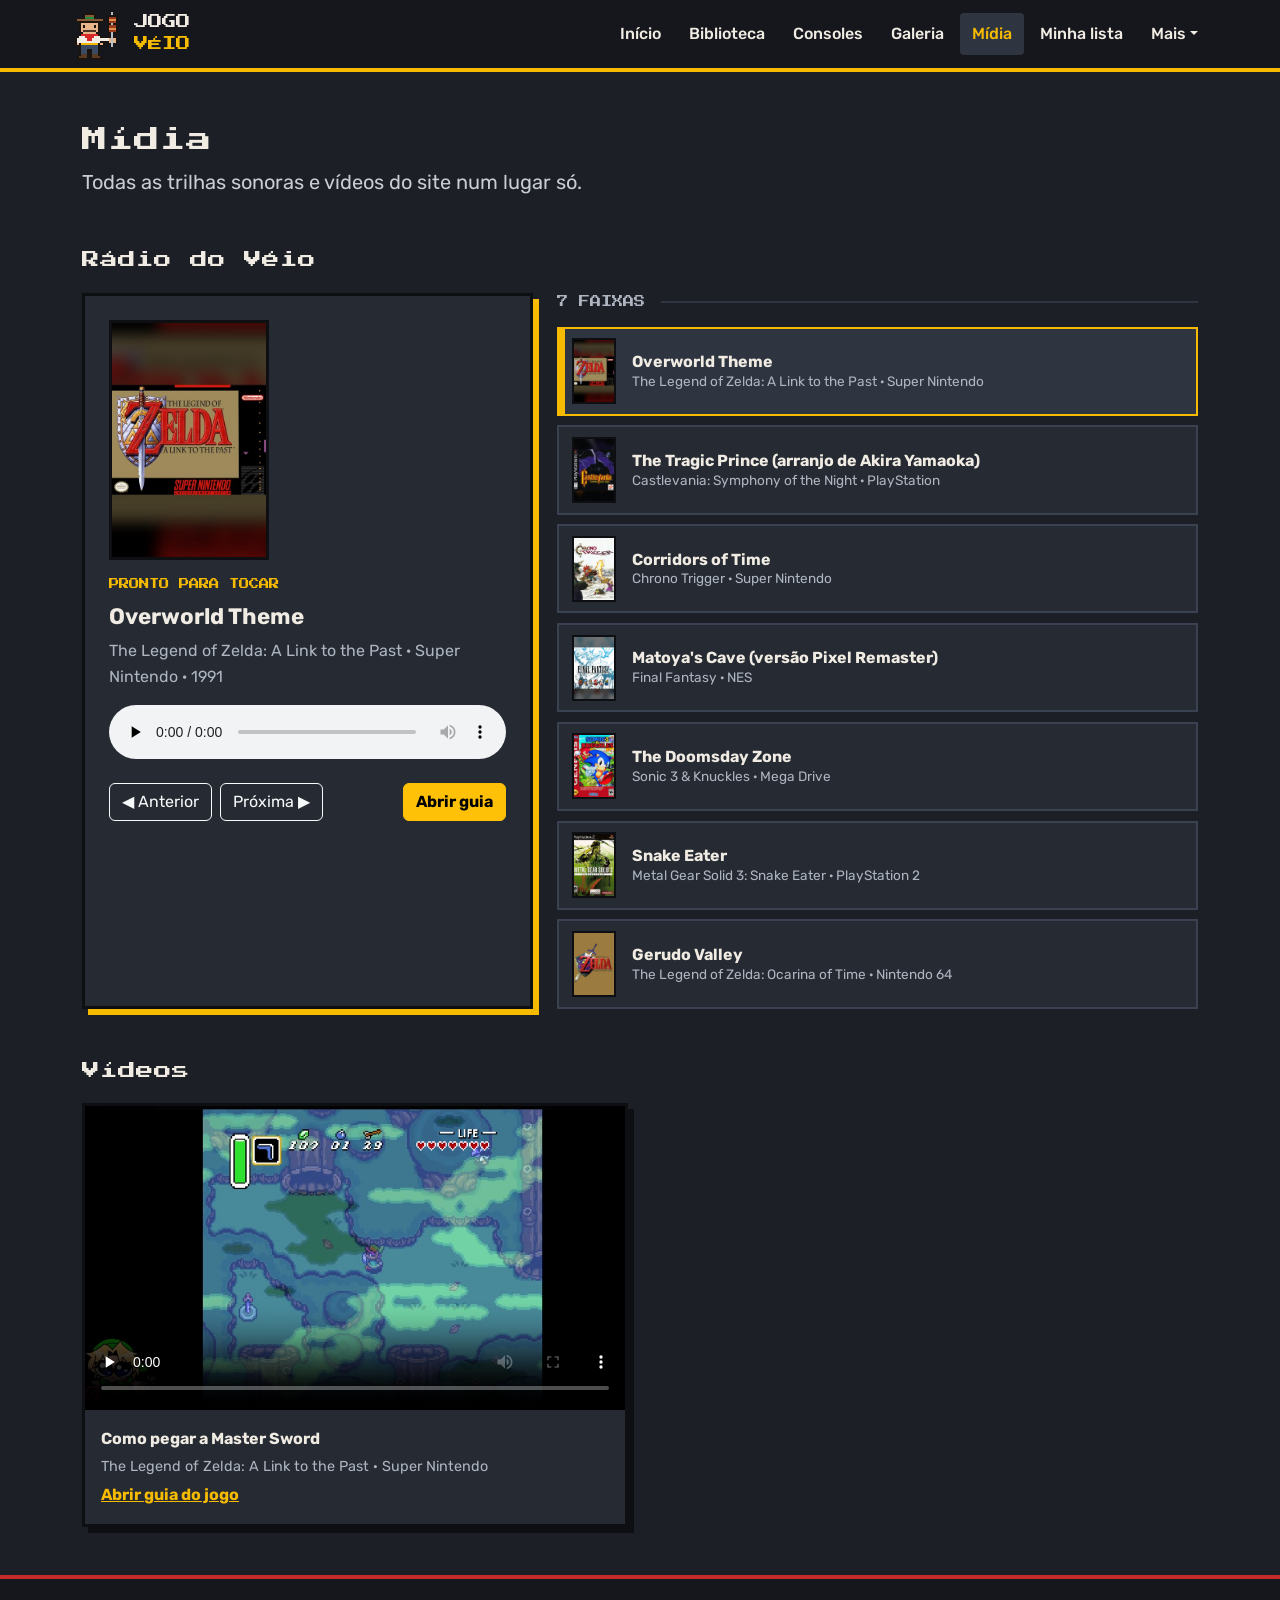
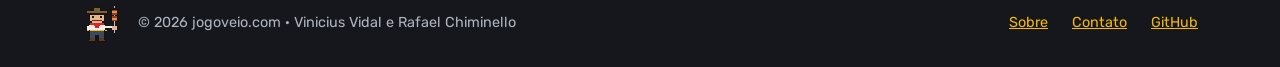
<file: midia.html>
<!DOCTYPE html>
<html lang="pt-BR">
<head>
  <meta charset="UTF-8">
  <meta name="viewport" content="width=device-width, initial-scale=1.0">
  <title>Mídia | Jogo Véio</title>
  <link rel="icon" href="img/favicon.png">
  <link rel="stylesheet" href="css/bootstrap.min.css">
  <link rel="stylesheet" href="css/estilo.css">
</head>
<body>
  <header id="topo">
    <nav class="navbar navbar-expand-lg navbar-dark container py-2">
      <a class="marca" href="index.html">
        <img class="pixelado" src="img/logo.png" alt="Logo do Jogo Véio: gaúcho em pixel art segurando um espeto">
        <span class="marca-nome">JOGO<br><span>VÉIO</span></span>
      </a>
      <button class="navbar-toggler" type="button" data-bs-toggle="collapse" data-bs-target="#menu" aria-controls="menu" aria-expanded="false" aria-label="Abrir menu">
        <span class="navbar-toggler-icon"></span>
      </button>
      <div class="collapse navbar-collapse justify-content-end" id="menu">
        <ul class="navbar-nav gap-1 mt-3 mt-lg-0">
          <li class="nav-item"><a class="menu-link d-block" href="index.html">Início</a></li>
          <li class="nav-item"><a class="menu-link d-block" href="biblioteca.html">Biblioteca</a></li>
          <li class="nav-item"><a class="menu-link d-block" href="consoles.html">Consoles</a></li>
          <li class="nav-item"><a class="menu-link d-block" href="galeria.html">Galeria</a></li>
          <li class="nav-item"><a class="menu-link d-block ativo" href="midia.html">Mídia</a></li>
          <li class="nav-item"><a class="menu-link d-block" href="minha-lista.html">Minha lista</a></li>
          <li class="nav-item dropdown">
            <a class="menu-link d-block dropdown-toggle" href="#" role="button" data-bs-toggle="dropdown" aria-expanded="false">Mais</a>
            <ul class="dropdown-menu dropdown-menu-end">
              <li><a class="dropdown-item" href="comparativo.html">Comparativo</a></li>
              <li><a class="dropdown-item" href="sobre.html">Sobre</a></li>
              <li><a class="dropdown-item" href="contato.html">Contato</a></li>
              <li><hr class="dropdown-divider"></li>
              <li><a class="dropdown-item" href="https://retroachievements.org" target="_blank" rel="noopener">RetroAchievements</a></li>
              <li><a class="dropdown-item" href="https://github.com/viniciusvidall27-beep/jogo_veio" target="_blank" rel="noopener">GitHub do projeto</a></li>
            </ul>
          </li>
        </ul>
      </div>
    </nav>
  </header>
  <main class="container py-5">
    <section class="mb-5">
      <h1>Mídia</h1>
      <p class="texto-suave fs-5 m-0">Todas as trilhas sonoras e vídeos do site num lugar só.</p>
    </section>

    <section class="mb-5" aria-labelledby="titulo-radio">
      <h2 id="titulo-radio">Rádio do Véio</h2>
      <div class="row g-4">
        <div class="col-lg-5">
          <article class="radio-tocando">
            <img class="radio-capa" id="radio-capa" src="img/logo.png" alt="">
            <p class="rotulo-radio" id="radio-estado">PRONTO PARA TOCAR</p>
            <h3 class="radio-musica" id="radio-musica">Escolha uma música</h3>
            <p class="texto-apagado m-0" id="radio-jogo"></p>
            <audio class="w-100 my-3" id="radio-audio" controls preload="none"></audio>
            <div class="d-flex flex-wrap gap-2">
              <button class="btn btn-outline-light" type="button" id="radio-anterior" aria-label="Música anterior">◀ Anterior</button>
              <button class="btn btn-outline-light" type="button" id="radio-proxima" aria-label="Próxima música">Próxima ▶</button>
              <a class="btn btn-warning fw-bold ms-auto" id="radio-guia" href="biblioteca.html">Abrir guia</a>
            </div>
          </article>
        </div>
        <div class="col-lg-7">
          <p class="contador" id="radio-contador">0 FAIXAS</p>
          <ol class="lista-radio" id="lista-radio"></ol>
        </div>
      </div>
    </section>

    <section aria-labelledby="titulo-videos">
      <h2 id="titulo-videos">Vídeos</h2>
      <div class="alert alert-escuro d-none" id="sem-videos" role="status">Ainda não há vídeos no site.</div>
      <div class="row g-4" id="lista-videos"></div>
    </section>
  </main>

  <footer id="rodape">
    <div class="container py-4 d-flex flex-wrap gap-3 justify-content-between align-items-center">
      <div class="d-flex align-items-center gap-3">
        <img class="pixelado" src="img/logo.png" alt="">
        <span>© 2026 jogoveio.com · Vinicius Vidal e Rafael Chiminello</span>
      </div>
      <div class="d-flex gap-4">
        <a href="sobre.html">Sobre</a>
        <a href="contato.html">Contato</a>
        <a href="https://github.com/viniciusvidall27-beep/jogo_veio" target="_blank" rel="noopener">GitHub</a>
      </div>
    </div>
  </footer>
  <script src="js/bootstrap.bundle.min.js"></script>
  <script src="js/dados.js"></script>
  <script src="js/midia.js"></script>
</body>
</html>
</file>
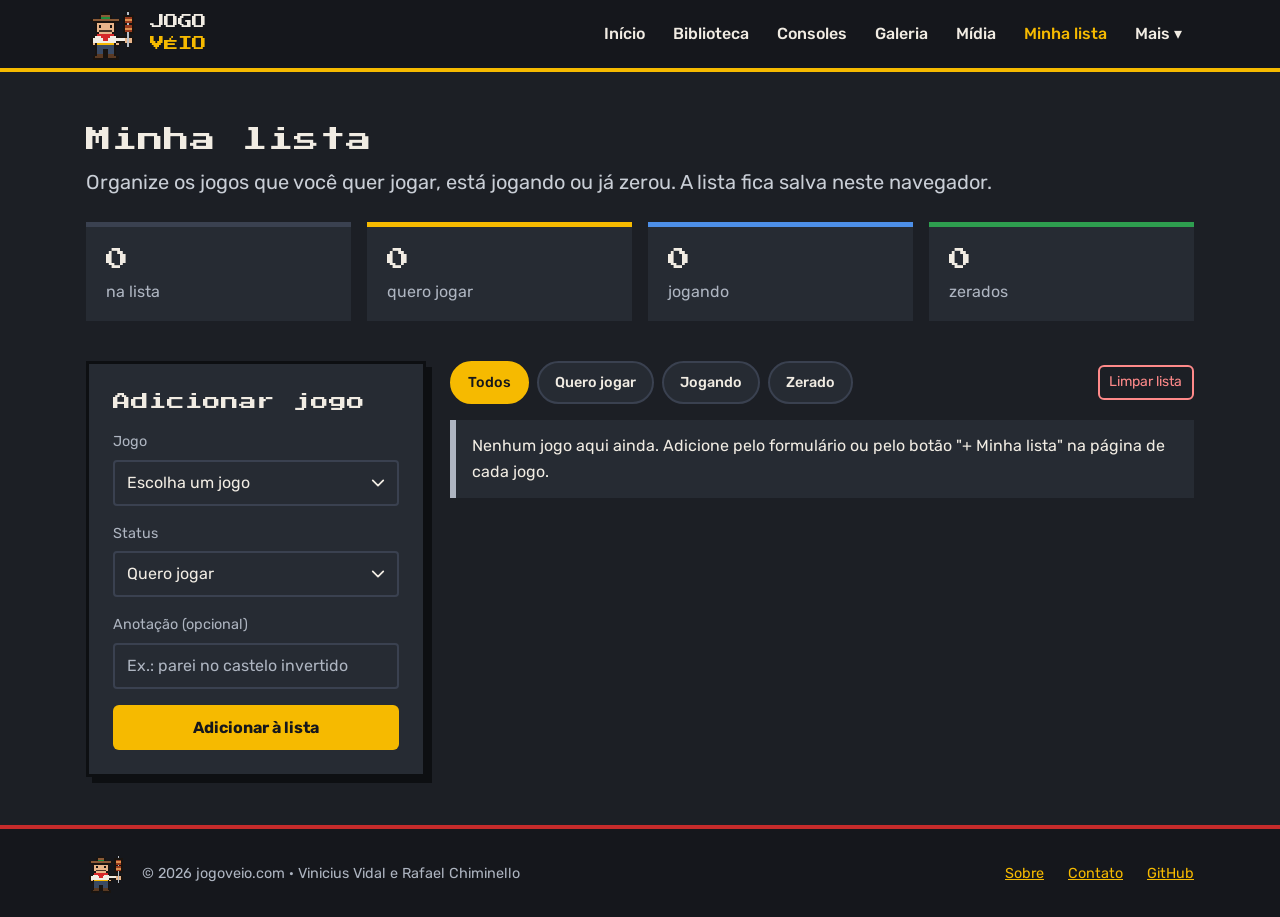
<file: minha-lista.html>
<!DOCTYPE html>
<html lang="pt-BR">
<head>
  <meta charset="UTF-8">
  <meta name="viewport" content="width=device-width, initial-scale=1.0">
  <title>Minha lista | Jogo Véio</title>
  <link rel="icon" href="img/favicon.png">
  <link rel="stylesheet" href="css/estilo.css">
  <link rel="stylesheet" href="css/puro.css">
</head>
<body>
  <header id="topo">
    <nav class="barra conteudo" aria-label="Menu principal">
      <a class="marca" href="index.html">
        <img class="pixelado" src="img/logo.png" alt="Logo do Jogo Véio: gaúcho em pixel art segurando um espeto">
        <span class="marca-nome">JOGO<br><span>VÉIO</span></span>
      </a>
      <button class="botao-menu" type="button" id="botao-menu" aria-controls="menu-puro" aria-expanded="false" aria-label="Abrir menu">
        <svg width="24" height="24" viewBox="0 0 24 24" fill="none" stroke="currentColor" stroke-width="2.5" stroke-linecap="round" aria-hidden="true"><path d="M3 6h18M3 12h18M3 18h18"></path></svg>
      </button>
      <ul class="menu-puro" id="menu-puro">
        <li><a class="menu-link" href="index.html">Início</a></li>
        <li><a class="menu-link" href="biblioteca.html">Biblioteca</a></li>
        <li><a class="menu-link" href="consoles.html">Consoles</a></li>
        <li><a class="menu-link" href="galeria.html">Galeria</a></li>
        <li><a class="menu-link" href="midia.html">Mídia</a></li>
        <li><a class="menu-link ativo" href="minha-lista.html">Minha lista</a></li>
        <li class="menu-mais">
          <button class="menu-link" type="button" id="botao-mais" aria-controls="submenu" aria-expanded="false">Mais ▾</button>
          <ul class="submenu" id="submenu">
            <li><a href="comparativo.html">Comparativo</a></li>
            <li><a href="sobre.html">Sobre</a></li>
            <li><a href="contato.html">Contato</a></li>
            <li><hr></li>
            <li><a href="https://retroachievements.org" target="_blank" rel="noopener">RetroAchievements</a></li>
            <li><a href="https://github.com/viniciusvidall27-beep/jogo_veio" target="_blank" rel="noopener">GitHub do projeto</a></li>
          </ul>
        </li>
      </ul>
    </nav>
  </header>
  <main class="conteudo secao">
    <section style="margin-bottom: 1.5rem;">
      <h1 style="margin-bottom: 0.5rem;">Minha lista</h1>
      <p class="texto-suave" style="font-size: 1.25rem;">Organize os jogos que você quer jogar, está jogando ou já zerou. A lista fica salva neste navegador.</p>
    </section>

    <section class="contadores" style="margin-bottom: 2.5rem;" aria-label="Resumo da lista">
      <div class="contador-status"><strong id="qtd-total">0</strong><span class="texto-apagado">na lista</span></div>
      <div class="contador-status status-quero"><strong id="qtd-quero">0</strong><span class="texto-apagado">quero jogar</span></div>
      <div class="contador-status status-jogando"><strong id="qtd-jogando">0</strong><span class="texto-apagado">jogando</span></div>
      <div class="contador-status status-zerado"><strong id="qtd-zerado">0</strong><span class="texto-apagado">zerados</span></div>
    </section>

    <div class="layout-lista">
      <section>
        <form class="caixa-formulario" id="form-adicionar" style="display: flex; flex-direction: column; gap: 1rem;">
          <h2 style="margin: 0;">Adicionar jogo</h2>
          <div>
            <label class="rotulo" for="novo-jogo">Jogo</label>
            <select class="campo" id="novo-jogo" required></select>
          </div>
          <div>
            <label class="rotulo" for="novo-status">Status</label>
            <select class="campo" id="novo-status" required>
              <option value="Quero jogar">Quero jogar</option>
              <option value="Jogando">Jogando</option>
              <option value="Zerado">Zerado</option>
            </select>
          </div>
          <div>
            <label class="rotulo" for="nova-nota">Anotação (opcional)</label>
            <input class="campo" type="text" id="nova-nota" maxlength="80" placeholder="Ex.: parei no castelo invertido">
          </div>
          <button class="botao botao-amarelo-puro" type="submit">Adicionar à lista</button>
        </form>
      </section>

      <section>
        <div id="aviso-lista"></div>
        <div class="barra-filtros">
          <div class="filtros-linha" id="filtros-status"></div>
          <button class="botao botao-perigo botao-pequeno" type="button" id="limpar-lista">Limpar lista</button>
        </div>
        <div class="alerta alerta-neutro oculto" id="lista-vazia" role="status">
          Nenhum jogo aqui ainda. Adicione pelo formulário ou pelo botão "+ Minha lista" na página de cada jogo.
        </div>
        <div class="grade-2" style="gap: 1rem;" id="itens-lista"></div>
      </section>
    </div>
  </main>

  <footer id="rodape">
    <div class="conteudo rodape-conteudo">
      <div>
        <img class="pixelado" src="img/logo.png" alt="">
        <span>© 2026 jogoveio.com · Vinicius Vidal e Rafael Chiminello</span>
      </div>
      <div class="rodape-links">
        <a href="sobre.html">Sobre</a>
        <a href="contato.html">Contato</a>
        <a href="https://github.com/viniciusvidall27-beep/jogo_veio" target="_blank" rel="noopener">GitHub</a>
      </div>
    </div>
  </footer>
  <script src="js/menu.js"></script>
  <script src="js/dados.js"></script>
  <script src="js/minha-lista.js"></script>
</body>
</html>
</file>
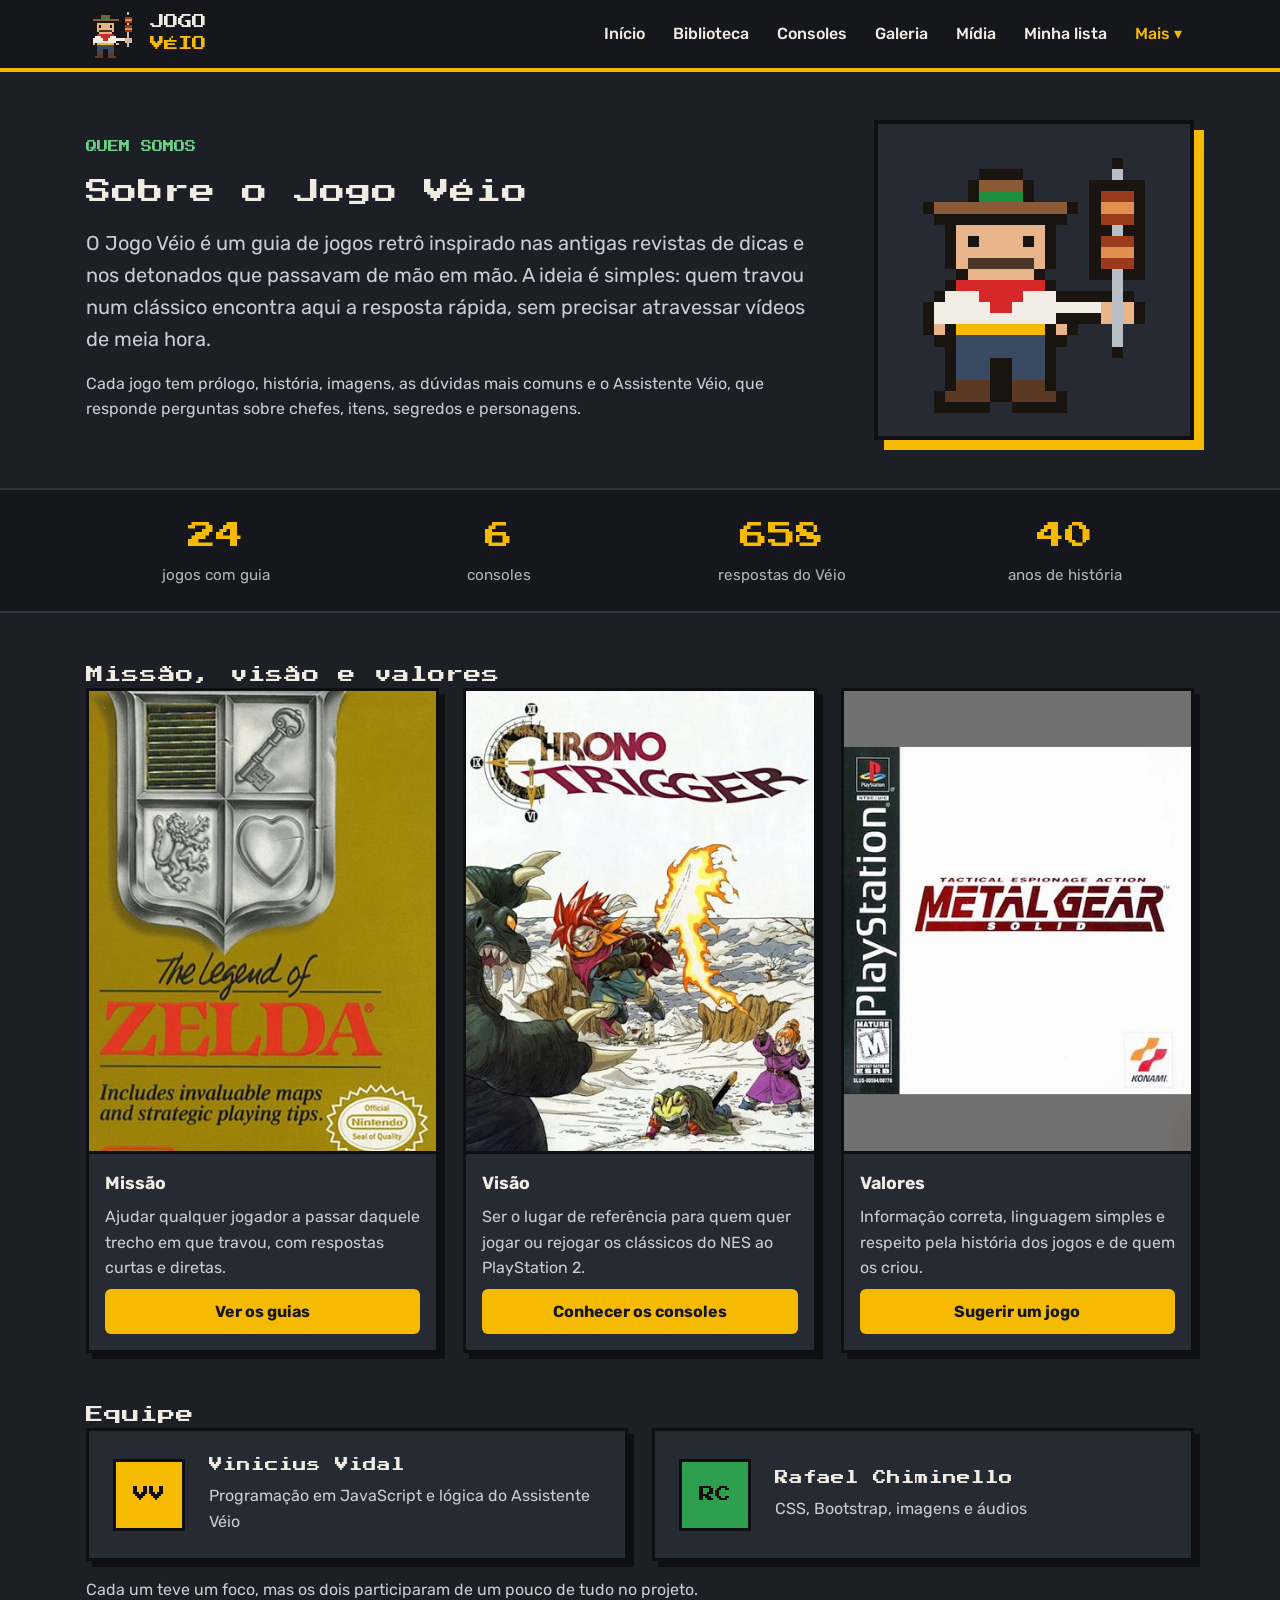
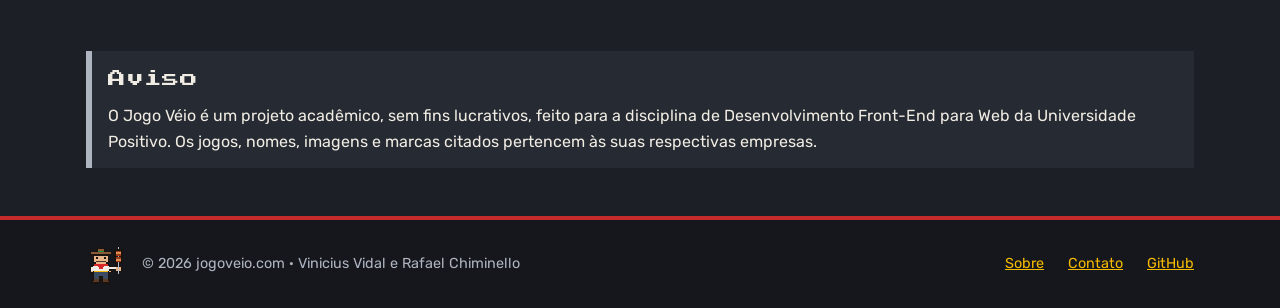
<file: sobre.html>
<!DOCTYPE html>
<html lang="pt-BR">
<head>
  <meta charset="UTF-8">
  <meta name="viewport" content="width=device-width, initial-scale=1.0">
  <title>Sobre | Jogo Véio</title>
  <link rel="icon" href="img/favicon.png">
  <link rel="stylesheet" href="css/estilo.css">
  <link rel="stylesheet" href="css/puro.css">
</head>
<body>
  <header id="topo">
    <nav class="barra conteudo" aria-label="Menu principal">
      <a class="marca" href="index.html">
        <img class="pixelado" src="img/logo.png" alt="Logo do Jogo Véio: gaúcho em pixel art segurando um espeto">
        <span class="marca-nome">JOGO<br><span>VÉIO</span></span>
      </a>
      <button class="botao-menu" type="button" id="botao-menu" aria-controls="menu-puro" aria-expanded="false" aria-label="Abrir menu">
        <svg width="24" height="24" viewBox="0 0 24 24" fill="none" stroke="currentColor" stroke-width="2.5" stroke-linecap="round" aria-hidden="true"><path d="M3 6h18M3 12h18M3 18h18"></path></svg>
      </button>
      <ul class="menu-puro" id="menu-puro">
        <li><a class="menu-link" href="index.html">Início</a></li>
        <li><a class="menu-link" href="biblioteca.html">Biblioteca</a></li>
        <li><a class="menu-link" href="consoles.html">Consoles</a></li>
        <li><a class="menu-link" href="galeria.html">Galeria</a></li>
        <li><a class="menu-link" href="midia.html">Mídia</a></li>
        <li><a class="menu-link" href="minha-lista.html">Minha lista</a></li>
        <li class="menu-mais">
          <button class="menu-link ativo" type="button" id="botao-mais" aria-controls="submenu" aria-expanded="false">Mais ▾</button>
          <ul class="submenu" id="submenu">
            <li><a href="comparativo.html">Comparativo</a></li>
            <li><a class="ativo" href="sobre.html">Sobre</a></li>
            <li><a href="contato.html">Contato</a></li>
            <li><hr></li>
            <li><a href="https://retroachievements.org" target="_blank" rel="noopener">RetroAchievements</a></li>
            <li><a href="https://github.com/viniciusvidall27-beep/jogo_veio" target="_blank" rel="noopener">GitHub do projeto</a></li>
          </ul>
        </li>
      </ul>
    </nav>
  </header>
  <main>
    <section class="conteudo secao">
      <div class="apresentacao">
        <div class="apresentacao-texto">
          <p class="destaque-sub">QUEM SOMOS</p>
          <h1>Sobre o Jogo Véio</h1>
          <p class="texto-suave" style="font-size: 1.25rem;">O Jogo Véio é um guia de jogos retrô inspirado nas antigas revistas de dicas e nos detonados que passavam de mão em mão. A ideia é simples: quem travou num clássico encontra aqui a resposta rápida, sem precisar atravessar vídeos de meia hora.</p>
          <p class="texto-suave">Cada jogo tem prólogo, história, imagens, as dúvidas mais comuns e o Assistente Véio, que responde perguntas sobre chefes, itens, segredos e personagens.</p>
        </div>
        <div class="moldura-logo">
          <img class="pixelado" src="img/logo.png" alt="">
        </div>
      </div>
    </section>

    <section class="faixa-consoles" aria-label="O site em números">
      <div class="conteudo numeros secao" style="padding-top: 1.5rem; padding-bottom: 1.5rem;">
        <div class="numero">
          <span class="numero-valor" id="total-jogos">0</span>
          <span class="numero-rotulo">jogos com guia</span>
        </div>
        <div class="numero">
          <span class="numero-valor" id="total-consoles">0</span>
          <span class="numero-rotulo">consoles</span>
        </div>
        <div class="numero">
          <span class="numero-valor" id="total-respostas">0</span>
          <span class="numero-rotulo">respostas do Véio</span>
        </div>
        <div class="numero">
          <span class="numero-valor" id="anos-historia">0</span>
          <span class="numero-rotulo">anos de história</span>
        </div>
      </div>
    </section>

    <section class="conteudo secao">
      <h2>Missão, visão e valores</h2>
      <div class="grade-3">
        <article class="cartao">
          <img src="img/capas/zelda.jpg" alt="Capa de The Legend of Zelda">
          <div class="cartao-corpo">
            <h3>Missão</h3>
            <p>Ajudar qualquer jogador a passar daquele trecho em que travou, com respostas curtas e diretas.</p>
            <a class="botao botao-amarelo-puro" href="biblioteca.html">Ver os guias</a>
          </div>
        </article>
        <article class="cartao">
          <img src="img/capas/chrono.jpg" alt="Capa de Chrono Trigger">
          <div class="cartao-corpo">
            <h3>Visão</h3>
            <p>Ser o lugar de referência para quem quer jogar ou rejogar os clássicos do NES ao PlayStation 2.</p>
            <a class="botao botao-amarelo-puro" href="consoles.html">Conhecer os consoles</a>
          </div>
        </article>
        <article class="cartao">
          <img src="img/capas/mgs.jpg" alt="Capa de Metal Gear Solid">
          <div class="cartao-corpo">
            <h3>Valores</h3>
            <p>Informação correta, linguagem simples e respeito pela história dos jogos e de quem os criou.</p>
            <a class="botao botao-amarelo-puro" href="contato.html">Sugerir um jogo</a>
          </div>
        </article>
      </div>
    </section>

    <section class="conteudo secao secao-sem-topo">
      <h2>Equipe</h2>
      <div class="grade-2">
        <div class="cartao-equipe" style="display: flex; align-items: center; gap: 1.5rem;">
          <span class="avatar-pixel" aria-hidden="true">VV</span>
          <div>
            <h3 style="margin-bottom: 0.5rem;">Vinicius Vidal</h3>
            <p class="texto-suave">Programação em JavaScript e lógica do Assistente Véio</p>
          </div>
        </div>
        <div class="cartao-equipe" style="display: flex; align-items: center; gap: 1.5rem;">
          <span class="avatar-pixel" style="background-color: var(--verde);" aria-hidden="true">RC</span>
          <div>
            <h3 style="margin-bottom: 0.5rem;">Rafael Chiminello</h3>
            <p class="texto-suave">CSS, Bootstrap, imagens e áudios</p>
          </div>
        </div>
      </div>
      <p class="texto-suave" style="margin-top: 1rem;">Cada um teve um foco, mas os dois participaram de um pouco de tudo no projeto.</p>
    </section>

    <section class="conteudo secao secao-sem-topo">
      <div class="alerta alerta-neutro" role="note" style="display: block; margin: 0;">
        <h2 style="margin-bottom: 0.75rem;">Aviso</h2>
        <p>O Jogo Véio é um projeto acadêmico, sem fins lucrativos, feito para a disciplina de Desenvolvimento Front-End para Web da Universidade Positivo. Os jogos, nomes, imagens e marcas citados pertencem às suas respectivas empresas.</p>
      </div>
    </section>
  </main>

  <footer id="rodape">
    <div class="conteudo rodape-conteudo">
      <div>
        <img class="pixelado" src="img/logo.png" alt="">
        <span>© 2026 jogoveio.com · Vinicius Vidal e Rafael Chiminello</span>
      </div>
      <div class="rodape-links">
        <a href="sobre.html">Sobre</a>
        <a href="contato.html">Contato</a>
        <a href="https://github.com/viniciusvidall27-beep/jogo_veio" target="_blank" rel="noopener">GitHub</a>
      </div>
    </div>
  </footer>
  <script src="js/menu.js"></script>
  <script src="js/dados.js"></script>
  <script src="js/sobre.js"></script>
</body>
</html>
</file>
<file: css/estilo.css>
/*
  Jogo Véio - jogoveio.com
  Arquivo: estilo.css
  Descrição: estilos gerais do site (cores, fontes, menu, cards, páginas e responsividade).
  Autores: Vinicius Vidal e Rafael Chiminello
  Disciplina: Desenvolvimento Front-End para Web - Universidade Positivo - 2026
*/

@font-face {
  font-family: "Press Start 2P";
  src: url("../fonts/press-start-2p.woff2") format("woff2");
  font-weight: 400;
  font-display: swap;
}

@font-face {
  font-family: "Rubik";
  src: url("../fonts/rubik-400.woff2") format("woff2");
  font-weight: 400;
  font-display: swap;
}

@font-face {
  font-family: "Rubik";
  src: url("../fonts/rubik-500.woff2") format("woff2");
  font-weight: 500;
  font-display: swap;
}

@font-face {
  font-family: "Rubik";
  src: url("../fonts/rubik-700.woff2") format("woff2");
  font-weight: 700;
  font-display: swap;
}

:root {
  --fundo: #1C1F25;
  --fundo-escuro: #15171C;
  --superficie: #262B33;
  --superficie-2: #2F3540;
  --borda: #3A4150;
  --texto: #F1ECE3;
  --texto-suave: #C9CED6;
  --texto-apagado: #AEB5C1;
  --amarelo: #F6BA00;
  --amarelo-claro: #FFD34D;
  --verde: #2E9E4F;
  --verde-claro: #6FD08C;
  --vermelho: #C62B2B;
  --preto: #0D0F12;
  --fonte-pixel: "Press Start 2P", "Courier New", monospace;
  --fonte-texto: "Rubik", "Segoe UI", Arial, sans-serif;
}

body {
  background-color: var(--fundo);
  color: var(--texto);
  font-family: var(--fonte-texto);
  font-size: 1rem;
  line-height: 1.6;
  min-height: 100vh;
  display: flex;
  flex-direction: column;
}

main {
  flex: 1;
}

h1,
h2,
h3 {
  font-family: var(--fonte-pixel);
  line-height: 1.5;
  font-weight: 400;
}

h1 {
  font-size: 1.6rem;
}

h2 {
  font-size: 1.1rem;
  margin-bottom: 1.25rem;
}

h3 {
  font-size: 0.85rem;
}

a {
  color: var(--amarelo);
}

a:hover {
  color: var(--amarelo-claro);
}

img {
  max-width: 100%;
}

:focus-visible {
  outline: 3px solid var(--amarelo);
  outline-offset: 2px;
}

.pixelado {
  image-rendering: pixelated;
}

.texto-suave {
  color: var(--texto-suave);
}

.texto-apagado {
  color: var(--texto-apagado);
}

#topo {
  background-color: var(--fundo-escuro);
  border-bottom: 4px solid var(--amarelo);
}

.marca {
  display: flex;
  align-items: center;
  gap: 0.75rem;
  color: var(--texto);
  text-decoration: none;
}

.marca:hover {
  color: var(--texto);
}

.marca img {
  width: 52px;
  height: 52px;
}

.marca-nome {
  font-family: var(--fonte-pixel);
  font-size: 0.9rem;
  line-height: 1.5;
}

.marca-nome span {
  color: var(--amarelo);
}

.menu-link {
  color: var(--texto);
  font-weight: 500;
  padding: 0.5rem 0.75rem;
  border-radius: 4px;
  text-decoration: none;
  transition: background-color 0.15s, color 0.15s;
}

.menu-link:hover,
.menu-link.ativo {
  background-color: var(--superficie-2);
  color: var(--amarelo);
}

.navbar-toggler {
  border: 2px solid var(--borda);
}

.dropdown-menu {
  background-color: var(--superficie);
  border: 2px solid var(--borda);
}

.dropdown-item {
  color: var(--texto);
}

.dropdown-item:hover,
.dropdown-item:focus {
  background-color: var(--superficie-2);
  color: var(--amarelo);
}

.botao-pixel {
  display: inline-block;
  font-family: var(--fonte-pixel);
  font-size: 0.75rem;
  line-height: 1.4;
  padding: 1rem 1.25rem;
  border: 3px solid var(--preto);
  box-shadow: 5px 5px 0 var(--preto);
  text-decoration: none;
  cursor: pointer;
  transition: transform 0.1s, box-shadow 0.1s;
}

.botao-pixel:hover {
  transform: translate(2px, 2px);
  box-shadow: 3px 3px 0 var(--preto);
}

.botao-amarelo {
  background-color: var(--amarelo);
  color: var(--fundo-escuro);
}

.botao-amarelo:hover {
  color: var(--fundo-escuro);
}

.botao-escuro {
  background-color: var(--superficie);
  color: var(--texto);
}

.botao-escuro:hover {
  color: var(--texto);
}

.botao-verde {
  background-color: var(--verde);
  color: var(--fundo-escuro);
}

#destaque {
  padding: 4rem 0 3rem;
}

#destaque h1 {
  font-size: 2rem;
}

.destaque-sub {
  color: var(--verde-claro);
  font-family: var(--fonte-pixel);
  font-size: 0.7rem;
}

.moldura-logo {
  width: 320px;
  max-width: 100%;
  aspect-ratio: 1 / 1;
  background-color: var(--superficie);
  border: 4px solid var(--preto);
  box-shadow: 10px 10px 0 var(--amarelo);
  display: flex;
  align-items: center;
  justify-content: center;
}

.moldura-logo img {
  width: 85%;
}

.faixa-consoles {
  background-color: var(--fundo-escuro);
  border-top: 2px solid var(--superficie-2);
  border-bottom: 2px solid var(--superficie-2);
}

.pilula {
  background-color: var(--superficie);
  color: var(--texto);
  border: 2px solid var(--borda);
  border-radius: 999px;
  padding: 0.5rem 1rem;
  font-size: 0.9rem;
  font-weight: 500;
  text-decoration: none;
  white-space: nowrap;
  cursor: pointer;
}

.pilula:hover {
  border-color: var(--amarelo);
  color: var(--amarelo);
}

.pilula.ativa {
  background-color: var(--amarelo);
  border-color: var(--amarelo);
  color: var(--fundo-escuro);
}

.card-jogo {
  background-color: var(--superficie);
  border: 3px solid var(--preto);
  border-radius: 0;
  box-shadow: 6px 6px 0 var(--preto);
  color: var(--texto);
  height: 100%;
}

.card-jogo .card-img-top {
  border-radius: 0;
  aspect-ratio: 3 / 4;
  object-fit: cover;
  object-position: center;
  border-bottom: 3px solid var(--preto);
}

.card-jogo .card-title {
  font-family: var(--fonte-texto);
  font-size: 1.1rem;
  font-weight: 700;
}

.lista-duvidas a {
  display: flex;
  justify-content: space-between;
  align-items: center;
  gap: 1rem;
  background-color: var(--superficie);
  color: var(--texto);
  text-decoration: none;
  padding: 1rem 1.25rem;
  border-left: 6px solid var(--amarelo);
  margin-bottom: 0.75rem;
}

.lista-duvidas a:hover {
  background-color: var(--superficie-2);
}

.caixa-assistente {
  background-color: var(--verde);
  color: var(--preto);
  border: 3px solid var(--preto);
  box-shadow: 6px 6px 0 var(--preto);
  padding: 1.75rem;
}

.caixa-assistente h2 {
  font-size: 0.95rem;
}

.campo-busca {
  background-color: var(--superficie);
  color: var(--texto);
  border: 2px solid var(--borda);
  border-radius: 4px;
  min-height: 48px;
}

.campo-busca::placeholder {
  color: var(--texto-apagado);
}

.campo-busca:focus {
  background-color: var(--superficie);
  color: var(--texto);
  border-color: var(--amarelo);
  box-shadow: none;
}

.form-label {
  color: var(--texto-apagado);
  font-size: 0.9rem;
}

.grade-capas {
  display: grid;
  grid-template-columns: repeat(auto-fill, minmax(160px, 1fr));
  gap: 1.5rem;
}

.capa-link {
  display: flex;
  flex-direction: column;
  gap: 0.4rem;
  color: var(--texto);
  text-decoration: none;
}

.capa-link img {
  aspect-ratio: 2 / 3;
  width: 100%;
  object-fit: cover;
  transition: transform 0.15s, box-shadow 0.15s;
}

.capa-link:hover {
  color: var(--amarelo);
}

.capa-link:hover img {
  transform: translateY(-6px);
  box-shadow: 0 0 0 3px var(--amarelo);
}

.capa-nome {
  font-weight: 500;
  font-size: 0.95rem;
  line-height: 1.3;
}

.capa-info {
  font-size: 0.85rem;
  color: var(--texto-apagado);
}

.contador {
  display: flex;
  align-items: center;
  gap: 1rem;
  font-family: var(--fonte-pixel);
  font-size: 0.7rem;
  color: var(--texto-apagado);
}

.contador::after {
  content: "";
  flex: 1;
  height: 2px;
  background-color: var(--superficie-2);
}

.alert-escuro {
  background-color: var(--superficie);
  color: var(--texto);
  border: 2px solid var(--borda);
}

#rodape {
  background-color: var(--fundo-escuro);
  border-top: 4px solid var(--vermelho);
  color: var(--texto-apagado);
  font-size: 0.9rem;
}

#rodape img {
  width: 40px;
  height: 40px;
}

@media (max-width: 575.98px) {
  h1 {
    font-size: 1.2rem;
  }

  #destaque {
    padding: 2rem 0;
  }

  #destaque h1 {
    font-size: 1.25rem;
  }

  .moldura-logo {
    width: 160px;
    box-shadow: 6px 6px 0 var(--amarelo);
  }

  .faixa-consoles .d-flex {
    flex-wrap: nowrap !important;
    overflow-x: auto;
  }

  .grade-capas {
    grid-template-columns: repeat(2, 1fr);
    gap: 1rem;
  }

  .botao-pixel {
    display: block;
    text-align: center;
  }
}

@media (prefers-reduced-motion: reduce) {
  * {
    transition: none !important;
  }
}

.numero {
  display: flex;
  flex-direction: column;
  align-items: center;
  gap: 0.25rem;
  min-width: 140px;
}

.numero-valor {
  font-family: var(--fonte-pixel);
  font-size: 1.75rem;
  color: var(--amarelo);
}

.numero-rotulo {
  color: var(--texto-apagado);
  font-size: 0.95rem;
}

.cartao-equipe {
  background-color: var(--superficie);
  border: 3px solid var(--preto);
  box-shadow: 6px 6px 0 var(--preto);
  padding: 1.5rem;
  height: 100%;
}

.avatar-pixel {
  flex: 0 0 auto;
  width: 72px;
  height: 72px;
  display: flex;
  align-items: center;
  justify-content: center;
  background-color: var(--amarelo);
  color: var(--preto);
  border: 3px solid var(--preto);
  font-family: var(--fonte-pixel);
  font-size: 1rem;
}

.contadores {
  display: flex;
  flex-wrap: wrap;
  gap: 1rem;
}

.contador-status {
  flex: 1 1 140px;
  background-color: var(--superficie);
  border-top: 5px solid var(--borda);
  padding: 1rem 1.25rem;
  display: flex;
  flex-direction: column;
}

.contador-status strong {
  font-family: var(--fonte-pixel);
  font-size: 1.4rem;
  font-weight: 400;
}

.status-quero {
  border-top-color: var(--amarelo);
}

.status-jogando {
  border-top-color: #4D8FE8;
}

.status-zerado {
  border-top-color: var(--verde);
}

.caixa-formulario {
  background-color: var(--superficie);
  border: 3px solid var(--preto);
  box-shadow: 6px 6px 0 var(--preto);
  padding: 1.5rem;
}

.item-lista {
  display: flex;
  gap: 1rem;
  background-color: var(--superficie);
  border: 3px solid var(--preto);
  box-shadow: 5px 5px 0 var(--preto);
  padding: 1rem;
  height: 100%;
}

.item-lista img {
  width: 96px;
  flex: 0 0 96px;
  aspect-ratio: 2 / 3;
  object-fit: cover;
  border: 2px solid var(--preto);
  align-self: flex-start;
}

.item-lista .form-select,
.item-lista .form-control {
  min-height: 40px;
}

.etiqueta-status {
  display: inline-block;
  font-size: 0.8rem;
  font-weight: 700;
  padding: 0.2rem 0.6rem;
  color: var(--preto);
}

@media (max-width: 575.98px) {
  .numero-valor {
    font-size: 1.3rem;
  }

  .item-lista img {
    width: 72px;
    flex-basis: 72px;
  }
}

.form-select.campo-busca {
  --bs-form-select-bg-img: url("data:image/svg+xml,%3csvg xmlns='http://www.w3.org/2000/svg' viewBox='0 0 16 16'%3e%3cpath fill='none' stroke='%23F1ECE3' stroke-linecap='round' stroke-linejoin='round' stroke-width='2' d='m2 5 6 6 6-6'/%3e%3c/svg%3e");
}

.btn-outline-danger {
  --bs-btn-color: #FF8A8A;
  --bs-btn-border-color: #FF8A8A;
  --bs-btn-hover-bg: #C62B2B;
  --bs-btn-hover-border-color: #C62B2B;
  --bs-btn-hover-color: #FFFFFF;
}

.tabela-veio {
  --bs-table-bg: var(--superficie);
  --bs-table-color: var(--texto);
  --bs-table-hover-bg: var(--superficie-2);
  --bs-table-hover-color: var(--texto);
  --bs-table-border-color: var(--borda);
  border: 3px solid var(--preto);
  box-shadow: 6px 6px 0 var(--preto);
  margin-bottom: 1rem;
}

.tabela-veio thead th {
  background-color: var(--fundo-escuro);
  color: var(--amarelo);
  white-space: nowrap;
}

.tabela-veio a {
  font-weight: 500;
}

#tabela-jogos tbody th {
  font-weight: 500;
  min-width: 220px;
}

.botao-coluna {
  background: none;
  border: 0;
  padding: 0;
  color: inherit;
  font-weight: 700;
  cursor: pointer;
}

.botao-coluna:hover {
  text-decoration: underline;
}

.tabela-duelo th[scope="row"] {
  color: var(--texto-apagado);
  font-weight: 500;
  width: 22%;
}

.tabela-duelo td {
  width: 39%;
}

.capa-duelo {
  width: 110px;
  aspect-ratio: 2 / 3;
  object-fit: cover;
  border: 2px solid var(--preto);
}

.grade-galeria {
  display: grid;
  grid-template-columns: repeat(auto-fill, minmax(220px, 1fr));
  grid-auto-flow: dense;
  gap: 1rem;
}

.item-galeria {
  margin: 0;
  display: flex;
  flex-direction: column;
  gap: 0.4rem;
}

.item-galeria:nth-child(7n + 1) {
  grid-column: span 2;
  grid-row: span 2;
}

.item-galeria button {
  flex: 1;
  padding: 0;
  border: 3px solid var(--preto);
  background-color: var(--fundo-escuro);
  cursor: zoom-in;
  overflow: hidden;
}

.item-galeria img {
  display: block;
  width: 100%;
  height: 100%;
  aspect-ratio: 4 / 3;
  object-fit: cover;
  transition: transform 0.2s;
}

.item-galeria button:hover img,
.item-galeria button:focus-visible img {
  transform: scale(1.05);
}

.item-galeria figcaption {
  display: flex;
  flex-direction: column;
  font-size: 0.85rem;
  line-height: 1.3;
}

.item-galeria figcaption span {
  color: var(--texto-apagado);
}

.caixa-ampliada {
  width: min(960px, 94vw);
  padding: 0;
  background-color: var(--fundo-escuro);
  color: var(--texto);
  border: 4px solid var(--amarelo);
}

.caixa-ampliada::backdrop {
  background-color: rgba(0, 0, 0, 0.85);
}

.caixa-ampliada img {
  display: block;
  width: 100%;
  max-height: 72vh;
  object-fit: contain;
  background-color: #000000;
}

.rodape-ampliada {
  display: flex;
  justify-content: space-between;
  align-items: center;
  gap: 1rem;
  padding: 0.75rem 1rem;
}

.fechar-ampliada {
  position: absolute;
  top: 0.5rem;
  right: 0.5rem;
  width: 44px;
  height: 44px;
  background-color: var(--fundo-escuro);
  color: var(--texto);
  border: 2px solid var(--borda);
  font-size: 1.5rem;
  line-height: 1;
  cursor: pointer;
}

@media (max-width: 575.98px) {
  .grade-galeria {
    grid-template-columns: repeat(2, 1fr);
    gap: 0.75rem;
  }

  .item-galeria:nth-child(7n + 1) {
    grid-column: span 2;
    grid-row: auto;
  }
}

.tabela-duelo .linha-idade {
  color: var(--amarelo);
  padding-top: 0.9rem;
  padding-bottom: 0.9rem;
}

.linha-tempo {
  list-style: none;
  margin: 0;
  padding: 0;
  display: flex;
  justify-content: space-between;
  position: relative;
}

.linha-tempo::before {
  content: "";
  position: absolute;
  left: 0;
  right: 0;
  top: 2.15rem;
  height: 4px;
  background-color: var(--borda);
}

.ponto-tempo {
  position: relative;
  display: flex;
  flex-direction: column;
  align-items: center;
  gap: 1.4rem;
  text-align: center;
  flex: 1;
}

.ponto-tempo::after {
  content: "";
  position: absolute;
  top: 1.75rem;
  width: 20px;
  height: 20px;
  background-color: var(--amarelo);
  border: 3px solid var(--preto);
}

.ano-tempo {
  font-family: var(--fonte-pixel);
  font-size: 0.8rem;
  color: var(--amarelo);
}

.ponto-tempo a {
  color: var(--texto);
  font-weight: 500;
  text-decoration: none;
}

.ponto-tempo a:hover {
  color: var(--amarelo);
}

.card-console .card-img-top {
  aspect-ratio: 16 / 9;
  object-fit: contain;
  background-color: var(--fundo-escuro);
}

.foto-reserva {
  aspect-ratio: 16 / 9;
  display: flex;
  align-items: center;
  justify-content: center;
  background-color: var(--fundo-escuro);
  border-bottom: 3px solid var(--preto);
  color: var(--texto-apagado);
  font-family: var(--fonte-pixel);
  font-size: 0.9rem;
  text-align: center;
  padding: 1rem;
}

@media (max-width: 767.98px) {
  .linha-tempo {
    flex-direction: column;
    gap: 1.25rem;
    padding-left: 2.5rem;
  }

  .linha-tempo::before {
    left: 0.6rem;
    right: auto;
    top: 0;
    bottom: 0;
    width: 4px;
    height: auto;
  }

  .ponto-tempo {
    flex-direction: row;
    align-items: center;
    gap: 1rem;
    text-align: left;
  }

  .ponto-tempo::after {
    top: auto;
    left: -2.4rem;
  }
}

.radio-tocando {
  background-color: var(--superficie);
  border: 3px solid var(--preto);
  box-shadow: 6px 6px 0 var(--amarelo);
  padding: 1.5rem;
  height: 100%;
}

.radio-capa {
  display: block;
  width: 160px;
  aspect-ratio: 2 / 3;
  object-fit: cover;
  border: 3px solid var(--preto);
  margin-bottom: 1rem;
}

.rotulo-radio {
  margin: 0;
  font-family: var(--fonte-pixel);
  font-size: 0.65rem;
  color: var(--amarelo);
}

.radio-musica {
  margin: 0.5rem 0 0.25rem;
  font-family: var(--fonte-texto);
  font-size: 1.4rem;
  font-weight: 700;
}

.lista-radio {
  list-style: none;
  margin: 0;
  padding: 0;
  display: flex;
  flex-direction: column;
  gap: 0.6rem;
}

.faixa-radio {
  width: 100%;
  display: flex;
  align-items: center;
  gap: 1rem;
  padding: 0.6rem 0.8rem;
  background-color: var(--superficie);
  color: var(--texto);
  border: 2px solid var(--borda);
  text-align: left;
  cursor: pointer;
}

.faixa-radio:hover {
  border-color: var(--amarelo);
}

.faixa-radio.ativa {
  border-color: var(--amarelo);
  background-color: var(--superficie-2);
  box-shadow: inset 6px 0 0 var(--amarelo);
}

.faixa-radio img {
  width: 44px;
  aspect-ratio: 2 / 3;
  object-fit: cover;
  border: 2px solid var(--preto);
}

.faixa-texto {
  display: flex;
  flex-direction: column;
  line-height: 1.3;
}

.faixa-texto span {
  font-size: 0.85rem;
  color: var(--texto-apagado);
}

.card-video {
  margin: 0;
  background-color: var(--superficie);
  border: 3px solid var(--preto);
  box-shadow: 6px 6px 0 var(--preto);
}

.card-video video {
  display: block;
  width: 100%;
  aspect-ratio: 16 / 9;
  background-color: #000000;
}

.card-video figcaption {
  display: flex;
  flex-direction: column;
  gap: 0.25rem;
  padding: 1rem;
}

.card-video figcaption span {
  color: var(--texto-apagado);
  font-size: 0.9rem;
}

.form-contato .form-control,
.form-contato .form-select {
  background-color: var(--superficie-2);
  color: var(--texto);
  border: 2px solid var(--borda);
  border-radius: 4px;
  min-height: 46px;
}

.form-contato .form-control::placeholder {
  color: var(--texto-apagado);
}

.form-contato .form-control:hover,
.form-contato .form-select:hover {
  border-color: var(--texto-apagado);
}

.form-contato .form-control:focus,
.form-contato .form-select:focus {
  background-color: var(--superficie-2);
  color: var(--texto);
  border-color: var(--amarelo);
  box-shadow: 0 0 0 3px rgba(246, 186, 0, 0.25);
}

.form-contato .form-control:invalid:not(:placeholder-shown),
.form-contato.tentou-enviar .form-control:invalid,
.form-contato.tentou-enviar .form-select:invalid {
  border-color: #FF8A8A;
}

.form-contato .form-control:valid:not(:placeholder-shown) {
  border-color: var(--verde);
}

.erro-campo {
  display: none;
  margin-top: 0.3rem;
  font-size: 0.85rem;
  color: #FF8A8A;
}

.form-contato .form-control:invalid:not(:placeholder-shown) + .erro-campo,
.form-contato.tentou-enviar .form-control:invalid + .erro-campo,
.form-contato.tentou-enviar .form-select:invalid + .erro-campo,
.form-contato.tentou-enviar textarea:invalid + div .erro-campo,
.form-contato textarea:invalid:not(:placeholder-shown) + div .erro-campo {
  display: block;
}

.bloco-contato {
  background-color: var(--superficie);
  border-left: 6px solid var(--amarelo);
  padding: 1.25rem 1.5rem;
}

.lista-historico {
  padding-left: 1.1rem;
  font-size: 0.9rem;
  color: var(--texto-suave);
}

.form-contato .form-select {
  --bs-form-select-bg-img: url("data:image/svg+xml,%3csvg xmlns='http://www.w3.org/2000/svg' viewBox='0 0 16 16'%3e%3cpath fill='none' stroke='%23F1ECE3' stroke-linecap='round' stroke-linejoin='round' stroke-width='2' d='m2 5 6 6 6-6'/%3e%3c/svg%3e");
}
</file>
<file: css/puro.css>
/*
  Jogo Véio - jogoveio.com
  Arquivo: puro.css
  Descrição: estilos das páginas feitas sem Bootstrap (Sobre e Minha lista): reset básico,
  menu responsivo, grades, cartões, botões, formulários e alertas próprios.
  Autores: Vinicius Vidal e Rafael Chiminello
  Disciplina: Desenvolvimento Front-End para Web - Universidade Positivo - 2026
*/

*,
*::before,
*::after {
  box-sizing: border-box;
}

body {
  margin: 0;
}

h1,
h2,
h3,
p,
figure {
  margin: 0;
}

ul {
  margin: 0;
  padding: 0;
  list-style: none;
}

img {
  display: block;
}

button,
input,
select {
  font: inherit;
}

.conteudo {
  width: 100%;
  max-width: 1320px;
  margin: 0 auto;
  padding: 0 1rem;
}

.secao {
  padding-top: 3rem;
  padding-bottom: 3rem;
}

.secao-sem-topo {
  padding-top: 0;
}

.oculto-leitor {
  position: absolute;
  width: 1px;
  height: 1px;
  overflow: hidden;
  clip: rect(0 0 0 0);
  white-space: nowrap;
}

.pequeno {
  font-size: 0.875rem;
}

.barra {
  display: flex;
  flex-wrap: wrap;
  align-items: center;
  justify-content: space-between;
  gap: 1rem;
  padding-top: 0.5rem;
  padding-bottom: 0.5rem;
}

.botao-menu {
  display: none;
  width: 48px;
  height: 44px;
  align-items: center;
  justify-content: center;
  background-color: transparent;
  color: var(--texto);
  border: 2px solid var(--borda);
  border-radius: 6px;
  cursor: pointer;
}

.menu-puro {
  display: flex;
  align-items: center;
  gap: 0.25rem;
}

.menu-puro .menu-link {
  display: block;
  background: none;
  border: 0;
  cursor: pointer;
}

.menu-mais {
  position: relative;
}

.submenu {
  display: none;
  position: absolute;
  right: 0;
  top: calc(100% + 0.5rem);
  min-width: 210px;
  padding: 0.5rem 0;
  background-color: var(--superficie);
  border: 2px solid var(--borda);
  border-radius: 6px;
  z-index: 10;
}

.submenu.aberto {
  display: block;
}

.submenu a {
  display: block;
  padding: 0.5rem 1rem;
  color: var(--texto);
  text-decoration: none;
}

.submenu a:hover,
.submenu a.ativo {
  background-color: var(--superficie-2);
  color: var(--amarelo);
}

.submenu hr {
  margin: 0.5rem 0;
  border: 0;
  border-top: 1px solid var(--borda);
}

.rodape-conteudo {
  display: flex;
  flex-wrap: wrap;
  gap: 1rem;
  justify-content: space-between;
  align-items: center;
  padding-top: 1.5rem;
  padding-bottom: 1.5rem;
}

.rodape-conteudo div {
  display: flex;
  align-items: center;
  gap: 1rem;
}

.rodape-links {
  gap: 1.5rem !important;
}

.grade-2,
.grade-3 {
  display: grid;
  gap: 1.5rem;
}

.grade-2 {
  grid-template-columns: repeat(auto-fit, minmax(300px, 1fr));
}

.grade-3 {
  grid-template-columns: repeat(auto-fit, minmax(260px, 1fr));
}

.apresentacao {
  display: flex;
  flex-wrap: wrap;
  align-items: center;
  justify-content: space-between;
  gap: 3rem;
}

.apresentacao-texto {
  flex: 1 1 32rem;
  display: flex;
  flex-direction: column;
  gap: 1rem;
}

.apresentacao .moldura-logo {
  margin: 0 auto;
}

.numeros {
  display: flex;
  flex-wrap: wrap;
  justify-content: space-around;
  gap: 1.5rem;
  text-align: center;
}

.cartao {
  display: flex;
  flex-direction: column;
  background-color: var(--superficie);
  border: 3px solid var(--preto);
  box-shadow: 6px 6px 0 var(--preto);
}

.cartao img {
  width: 100%;
  aspect-ratio: 3 / 4;
  object-fit: cover;
  object-position: center;
  border-bottom: 3px solid var(--preto);
}

.cartao-corpo {
  flex: 1;
  display: flex;
  flex-direction: column;
  gap: 0.5rem;
  padding: 1rem;
}

.cartao-corpo h3 {
  font-family: var(--fonte-texto);
  font-size: 1.1rem;
  font-weight: 700;
}

.cartao-corpo p {
  flex: 1;
  color: var(--texto-suave);
}

.botao {
  display: inline-block;
  padding: 0.5rem 1rem;
  border: 2px solid transparent;
  border-radius: 6px;
  font-weight: 700;
  text-align: center;
  text-decoration: none;
  cursor: pointer;
  transition: background-color 0.15s, color 0.15s;
}

.botao-amarelo-puro {
  background-color: var(--amarelo);
  color: var(--fundo-escuro);
}

.botao-amarelo-puro:hover {
  background-color: var(--amarelo-claro);
  color: var(--fundo-escuro);
}

.botao-perigo {
  background-color: transparent;
  color: #FF8A8A;
  border-color: #FF8A8A;
  font-weight: 400;
}

.botao-perigo:hover {
  background-color: var(--vermelho);
  border-color: var(--vermelho);
  color: #FFFFFF;
}

.botao-pequeno {
  padding: 0.25rem 0.6rem;
  font-size: 0.875rem;
}

.rotulo {
  display: block;
  margin-bottom: 0.4rem;
  color: var(--texto-apagado);
  font-size: 0.9rem;
}

.campo {
  width: 100%;
  min-height: 46px;
  padding: 0.5rem 0.75rem;
  background-color: var(--superficie);
  color: var(--texto);
  border: 2px solid var(--borda);
  border-radius: 4px;
  transition: border-color 0.15s;
}

.campo::placeholder {
  color: var(--texto-apagado);
}

.campo:hover {
  border-color: var(--texto-apagado);
}

.campo:focus {
  outline: none;
  border-color: var(--amarelo);
}

input.campo:invalid:not(:placeholder-shown),
.campo.campo-erro {
  border-color: #FF8A8A;
}

.campo-pequeno {
  min-height: 38px;
  padding: 0.3rem 0.6rem;
  font-size: 0.9rem;
}

select.campo {
  appearance: none;
  padding-right: 2.25rem;
  background-image: url("data:image/svg+xml,%3csvg xmlns='http://www.w3.org/2000/svg' viewBox='0 0 16 16'%3e%3cpath fill='none' stroke='%23F1ECE3' stroke-linecap='round' stroke-linejoin='round' stroke-width='2' d='m2 5 6 6 6-6'/%3e%3c/svg%3e");
  background-repeat: no-repeat;
  background-position: right 0.75rem center;
  background-size: 14px;
}

.alerta {
  display: flex;
  justify-content: space-between;
  align-items: flex-start;
  gap: 1rem;
  padding: 0.85rem 1rem;
  margin-bottom: 1rem;
  border-left: 6px solid;
  background-color: var(--superficie);
}

.alerta-sucesso {
  border-color: var(--verde);
}

.alerta-neutro {
  border-color: var(--texto-apagado);
}

.alerta-fechar {
  background: none;
  border: 0;
  color: var(--texto);
  font-size: 1.25rem;
  line-height: 1;
  cursor: pointer;
}

.oculto {
  display: none !important;
}

.layout-lista {
  display: grid;
  grid-template-columns: 340px 1fr;
  gap: 1.5rem;
  align-items: start;
}

.barra-filtros {
  display: flex;
  flex-wrap: wrap;
  justify-content: space-between;
  align-items: center;
  gap: 1rem;
  margin-bottom: 1rem;
}

.filtros-linha {
  display: flex;
  flex-wrap: wrap;
  gap: 0.5rem;
}

.item-lista h3 {
  font-family: var(--fonte-texto);
  font-size: 1rem;
  font-weight: 700;
}

.item-conteudo {
  flex: 1;
  display: flex;
  flex-direction: column;
  gap: 0.5rem;
  min-width: 0;
}

.item-botoes {
  display: flex;
  flex-wrap: wrap;
  gap: 0.5rem;
  margin-top: 0.25rem;
}

@media (min-width: 576px) {
  .conteudo {
    max-width: 540px;
  }
}

@media (min-width: 768px) {
  .conteudo {
    max-width: 720px;
  }
}

@media (min-width: 992px) {
  .conteudo {
    max-width: 960px;
  }
}

@media (min-width: 1200px) {
  .conteudo {
    max-width: 1140px;
  }
}

@media (min-width: 1400px) {
  .conteudo {
    max-width: 1320px;
  }
}

@media (max-width: 991.98px) {
  .botao-menu {
    display: flex;
  }

  .menu-puro {
    display: none;
    width: 100%;
    flex-direction: column;
    align-items: stretch;
    padding-bottom: 0.5rem;
  }

  .menu-puro.aberto {
    display: flex;
  }

  .submenu {
    position: static;
    border: 0;
    background-color: transparent;
    padding: 0 0 0 1rem;
  }

  .layout-lista {
    grid-template-columns: 1fr;
  }
}

@media (max-width: 575.98px) {
  .grade-2 {
    grid-template-columns: 1fr;
  }

  .secao {
    padding-top: 2rem;
    padding-bottom: 2rem;
  }
}
</file>
